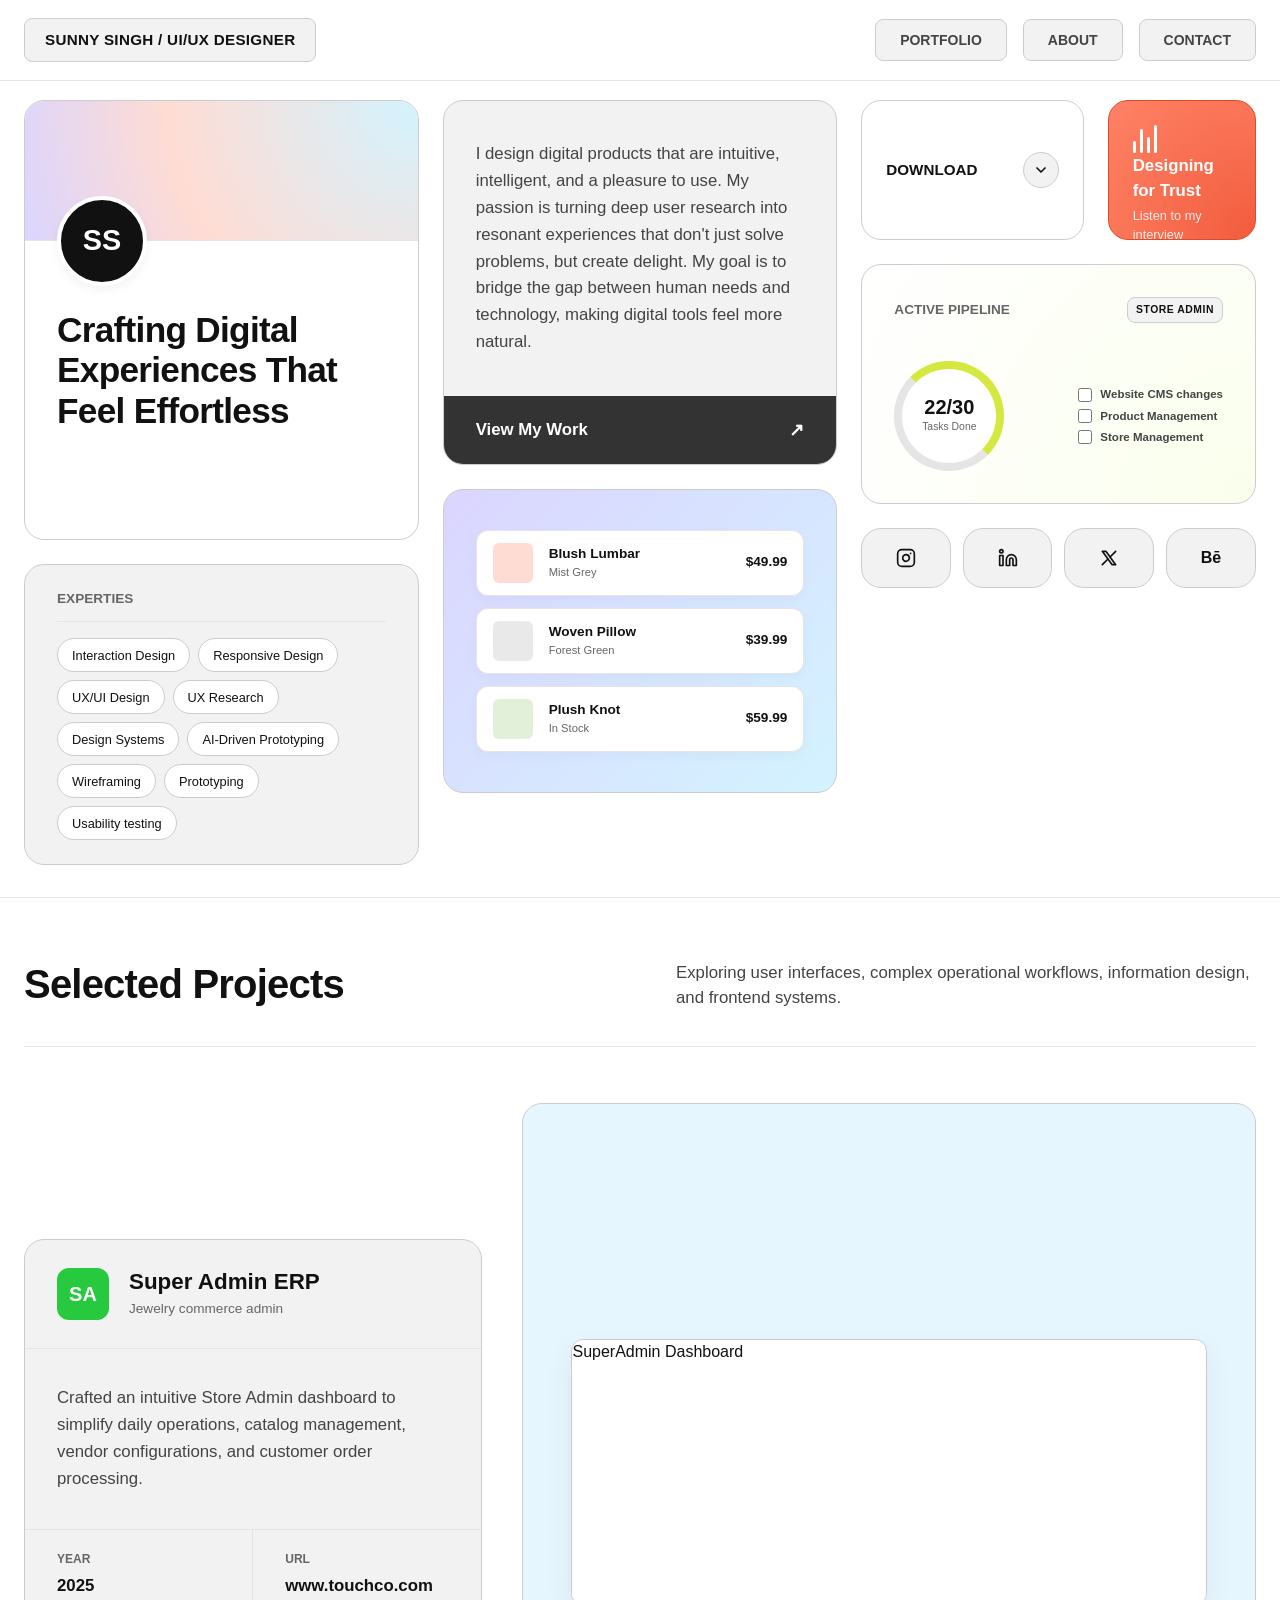
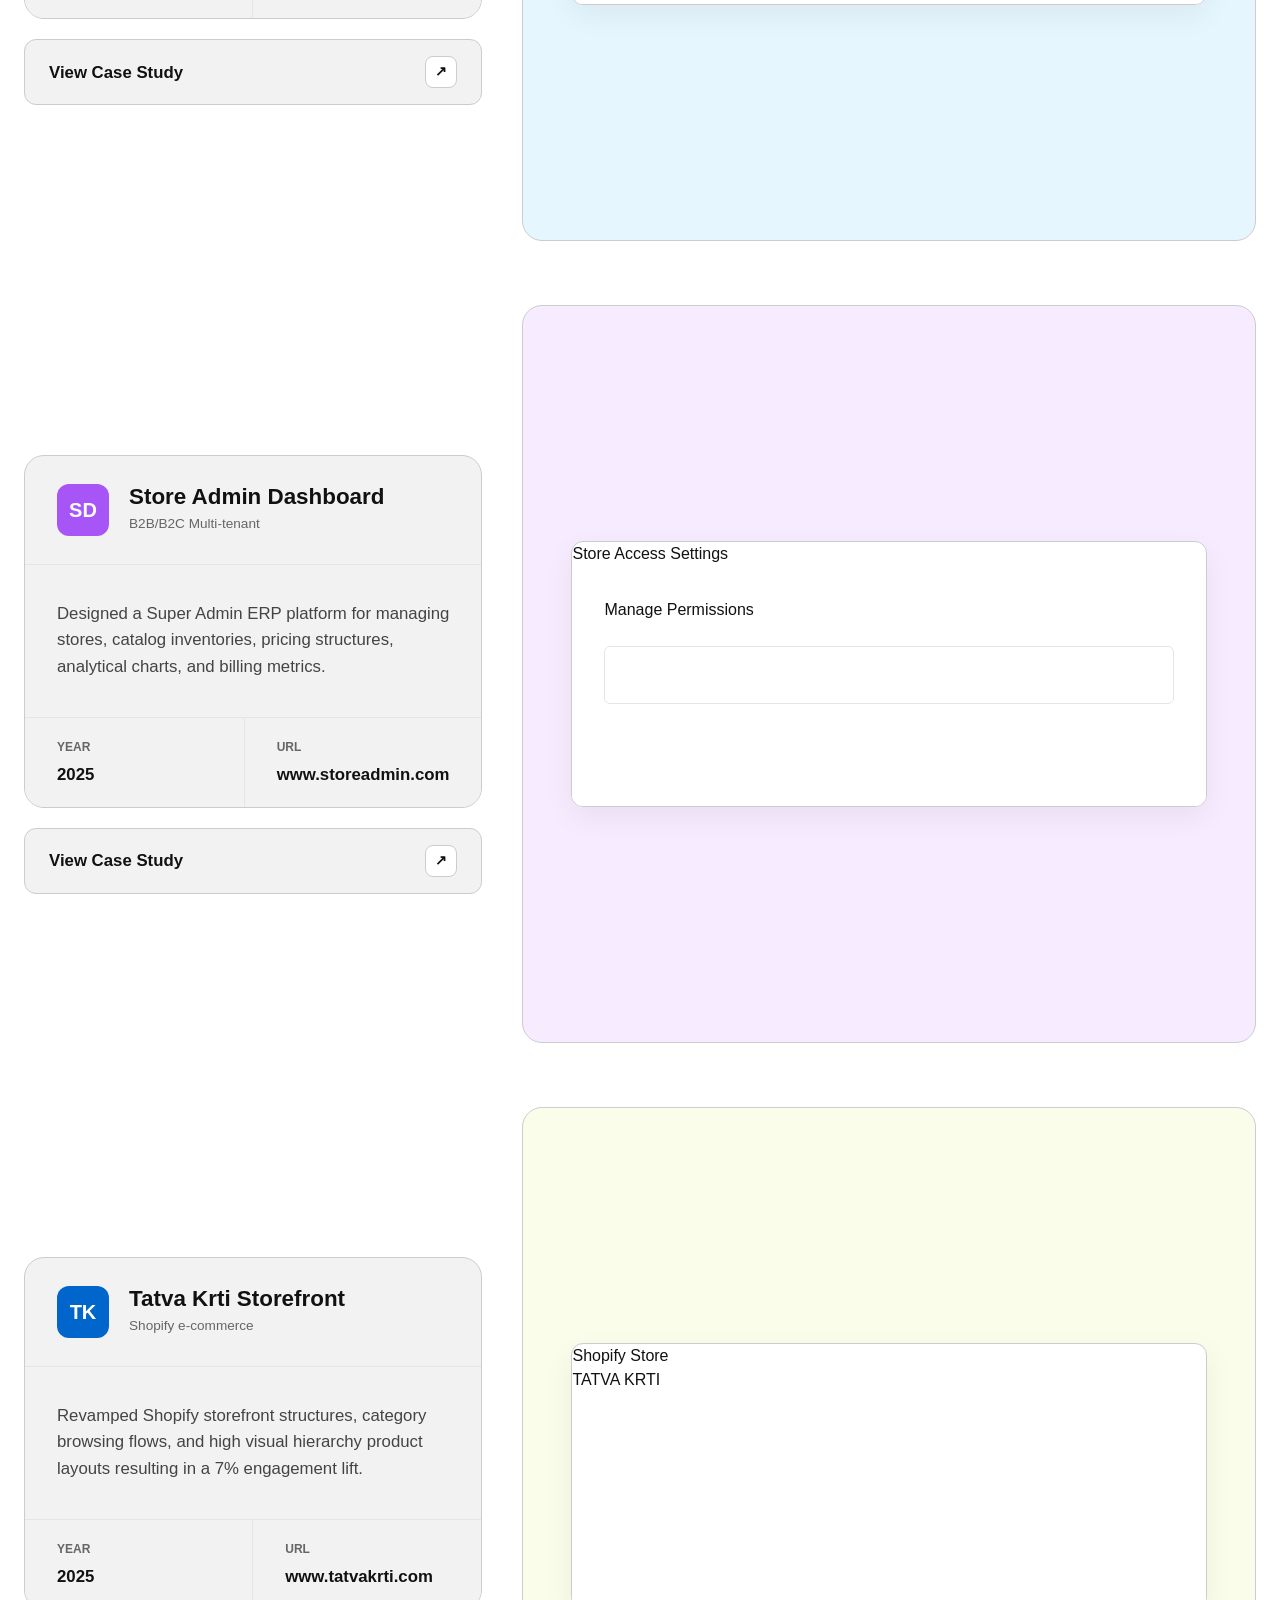
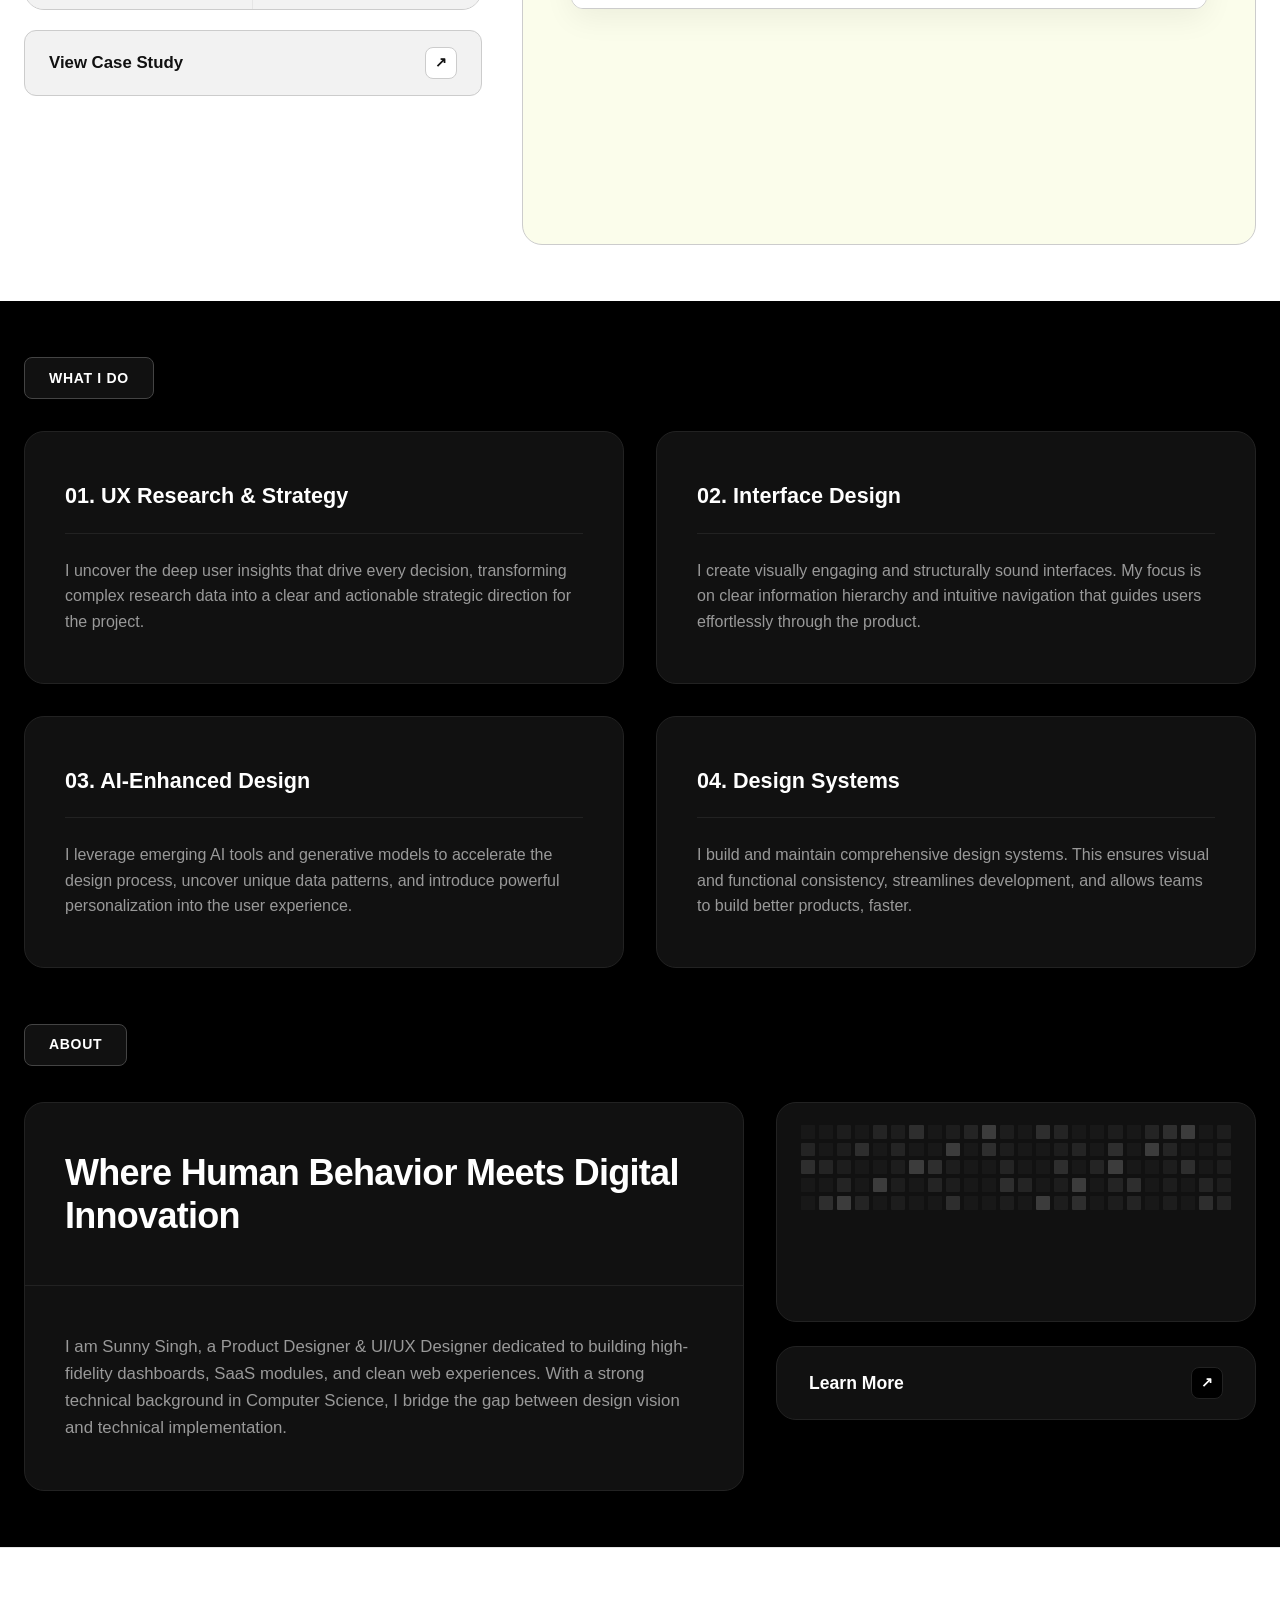
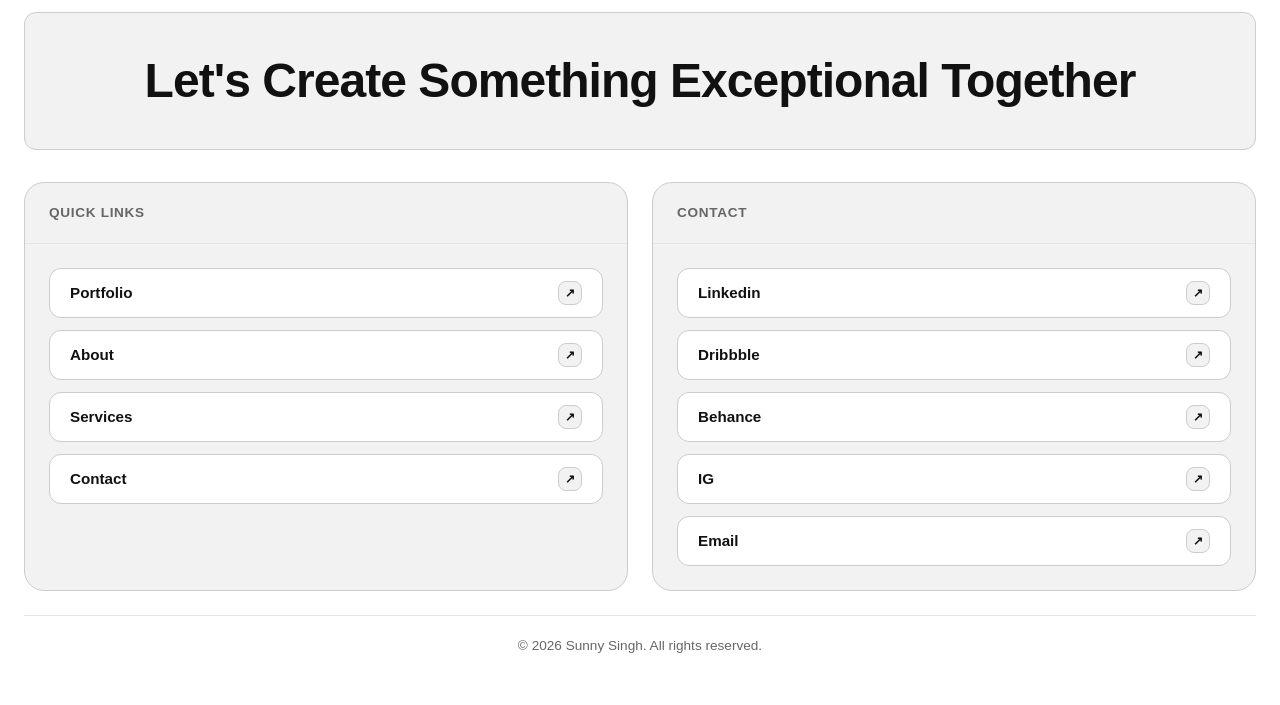
<file: index.html>
<!DOCTYPE html>
<html lang="en">
<head>
  <meta charset="UTF-8">
  <meta name="viewport" content="width=device-width, initial-scale=1.0">
  <title>Sunny Singh | UI/UX Designer Portfolio</title>
  <meta name="description" content="Portfolio of Sunny Singh, a Product Designer and UI/UX Designer specializing in SaaS, ERP, and e-commerce platforms.">
  <link rel="stylesheet" href="css/style.css">
</head>
<body>

  <!-- Navigation Header -->
  <header>
    <div class="container nav-container">
      <a href="index.html" class="logo-capsule">
        Sunny Singh / UI/UX Designer
      </a>
      <nav class="nav-menu">
        <a href="portfolio.html" class="nav-capsule">Portfolio</a>
        <a href="about.html" class="nav-capsule">About</a>
        <a href="contact.html" class="nav-capsule">Contact</a>
      </nav>
      <button class="hamburger" aria-label="Toggle navigation menu">
        <span></span>
        <span></span>
        <span></span>
      </button>
    </div>
  </header>

  <!-- Hero Dashboard Grid -->
  <section class="hero-section">
    <div class="container">
      <div class="hero-dashboard-grid">
        
        <!-- Column 1 (Left) -->
        <div class="hero-col">
          <!-- Tall Profile Card -->
          <div class="tall-profile-card">
            <div class="profile-gradient-bg"></div>
            <div class="profile-avatar">SS</div>
            <h1 class="profile-title">Crafting Digital Experiences That Feel Effortless</h1>
          </div>
          
          <!-- Experties Card -->
          <div class="experties-card">
            <div class="experties-header">Experties</div>
            <div class="experties-body">
              <span class="expert-capsule">Interaction Design</span>
              <span class="expert-capsule">Responsive Design</span>
              <span class="expert-capsule">UX/UI Design</span>
              <span class="expert-capsule">UX Research</span>
              <span class="expert-capsule">Design Systems</span>
              <span class="expert-capsule">AI-Driven Prototyping</span>
              <span class="expert-capsule">Wireframing</span>
              <span class="expert-capsule">Prototyping</span>
              <span class="expert-capsule">Usability testing</span>
            </div>
          </div>
        </div>

        <!-- Column 2 (Middle) -->
        <div class="hero-col">
          <!-- About Card -->
          <div class="about-card-new">
            <div class="about-card-text">
              I design digital products that are intuitive, intelligent, and a pleasure to use. My passion is turning deep user research into resonant experiences that don't just solve problems, but create delight. My goal is to bridge the gap between human needs and technology, making digital tools feel more natural.
            </div>
            <a href="#work" class="about-card-btn-link">
              <span>View My Work</span>
              <span class="arrow">↗</span>
            </a>
          </div>
          
          <!-- Catalog Mockup Card -->
          <div class="catalog-mockup-card">
            <div class="catalog-mockup-item">
              <div class="catalog-item-thumb pink"></div>
              <div class="catalog-item-info">
                <span class="catalog-item-name">Blush Lumbar</span>
                <span class="catalog-item-desc">Mist Grey</span>
              </div>
              <div class="catalog-item-price">$49.99</div>
            </div>
            <div class="catalog-mockup-item">
              <div class="catalog-item-thumb grey"></div>
              <div class="catalog-item-info">
                <span class="catalog-item-name">Woven Pillow</span>
                <span class="catalog-item-desc">Forest Green</span>
              </div>
              <div class="catalog-item-price">$39.99</div>
            </div>
            <div class="catalog-mockup-item">
              <div class="catalog-item-thumb green"></div>
              <div class="catalog-item-info">
                <span class="catalog-item-name">Plush Knot</span>
                <span class="catalog-item-desc">In Stock</span>
              </div>
              <div class="catalog-item-price">$59.99</div>
            </div>
          </div>
        </div>

        <!-- Column 3 (Right) -->
        <div class="hero-col">
          <!-- Top Split Row: Download on top, Song below -->
          <div class="hero-split-row">
            <!-- Download CV Card (top) -->
            <a href="about.html" class="download-cv-card-new">
              <span>Download</span>
              <div class="download-circle-icon">
                <svg width="16" height="16" viewBox="0 0 24 24" fill="none" stroke="currentColor" stroke-width="2.5" stroke-linecap="round" stroke-linejoin="round"><path d="M6 9l6 6 6-6"></path></svg>
              </div>
            </a>

            <!-- Soundwave Card (Synchronized Jukebox) - below -->
            <div class="soundwave-card-new" id="jukebox-card" style="cursor: pointer;">
              <div class="soundwave-animated-bars" id="jukebox-bars">
                <span class="bar"></span>
                <span class="bar"></span>
                <span class="bar"></span>
                <span class="bar"></span>
              </div>
              <div class="soundwave-text">
                <div class="soundwave-title" id="jukebox-title">Designing for Trust</div>
                <div class="soundwave-subtitle" id="jukebox-subtitle">Listen to my interview</div>
              </div>
            </div>
          </div>
          
          <!-- Active Pipeline Mockup Card -->
          <div class="active-pipeline-card-new">
            <div class="pipeline-header-new">
              <span>Active Pipeline</span>
              <span class="badge-capsule" style="padding: 0.25rem 0.5rem; font-size: 0.65rem; margin-bottom: 0;">Store Admin</span>
            </div>
            <div class="pipeline-graphics">
              <div class="pipeline-circle-progress">
                <div class="progress-val">22/30</div>
                <div class="progress-lbl">Tasks Done</div>
              </div>
              <div class="pipeline-task-list">
                <label class="pipeline-task-item">
                  <input type="checkbox" class="pipeline-task-check" />
                  <span>Website CMS changes</span>
                </label>
                <label class="pipeline-task-item">
                  <input type="checkbox" class="pipeline-task-check" />
                  <span>Product Management</span>
                </label>
                <label class="pipeline-task-item">
                  <input type="checkbox" class="pipeline-task-check" />
                  <span>Store Management</span>
                </label>
              </div>
            </div>
          </div>
          
          <!-- Social Icons Bar -->
          <div class="hero-social-bar">
            <a href="https://instagram.com" target="_blank" class="social-icon-btn" aria-label="Instagram">
              <svg width="20" height="20" viewBox="0 0 24 24" fill="none" stroke="currentColor" stroke-width="2" stroke-linecap="round" stroke-linejoin="round"><rect x="2" y="2" width="20" height="20" rx="5" ry="5"></rect><path d="M16 11.37A4 4 0 1 1 12.63 8 4 4 0 0 1 16 11.37z"></path><line x1="17.5" y1="6.5" x2="17.51" y2="6.5"></line></svg>
            </a>
            <a href="https://linkedin.com/in/sunny-singh-4817a9322" target="_blank" class="social-icon-btn" aria-label="LinkedIn">
              <svg width="20" height="20" viewBox="0 0 24 24" fill="none" stroke="currentColor" stroke-width="2" stroke-linecap="round" stroke-linejoin="round"><path d="M16 8a6 6 0 0 1 6 6v7h-4v-7a2 2 0 0 0-2-2 2 2 0 0 0-2 2v7h-4v-7a6 6 0 0 1 6-6z"></path><rect x="2" y="9" width="4" height="12"></rect><circle cx="4" cy="4" r="2"></circle></svg>
            </a>
            <a href="https://x.com" target="_blank" class="social-icon-btn" aria-label="Twitter">
              <svg width="20" height="20" viewBox="0 0 24 24" fill="none" stroke="currentColor" stroke-width="2" stroke-linecap="round" stroke-linejoin="round"><path d="M4 4l11.733 16h4.267l-11.733 -16z"></path><path d="M4 20l6.768 -6.768m2.46 -2.46l6.772 -6.772"></path></svg>
            </a>
            <a href="https://behance.net" target="_blank" class="social-icon-btn" aria-label="Behance">
              <span style="font-weight: 800; font-size: 1rem; font-family: var(--font-headings);">Bē</span>
            </a>
          </div>
        </div>

      </div>
    </div>
  </section>

  <!-- Selected Work Section -->
  <section class="work-section section-padding" id="work">
    <div class="container">
      <div class="projects-section-header">
        <h2 class="projects-section-title">Selected Projects</h2>
        <p class="projects-section-desc">Exploring user interfaces, complex operational workflows, information design, and frontend systems.</p>
      </div>
      
      <!-- Project 1 -->
      <div class="project-split">
        <div class="project-left-container">
          <div class="project-info-card">
            <div class="project-left-header">
              <div class="project-app-icon">SA</div>
              <div class="project-title-group">
                <h3>Super Admin ERP</h3>
                <p>Jewelry commerce admin</p>
              </div>
            </div>
            <div class="project-left-body">
              <p>Crafted an intuitive Store Admin dashboard to simplify daily operations, catalog management, vendor configurations, and customer order processing.</p>
            </div>
            <div class="project-left-metadata">
              <div class="meta-box">
                <span class="meta-lbl">Year</span>
                <span class="meta-val">2025</span>
              </div>
              <div class="meta-box">
                <span class="meta-lbl">URL</span>
                <span class="meta-val">www.touchco.com</span>
              </div>
            </div>
          </div>
          <a href="project-super-admin.html" class="project-cta-btn">
            <span>View Case Study</span>
            <span class="arrow-box">↗</span>
          </a>
        </div>
        <div class="project-right-mockup">
          <div class="project-browser-frame">
            <div class="mockup-header">
              <div class="mockup-dot red"></div>
              <div class="mockup-dot yellow"></div>
              <div class="mockup-dot green"></div>
              <div class="mockup-tab">SuperAdmin Dashboard</div>
            </div>
            <div class="mockup-body mockup-dashboard" style="height: 240px; background-color: var(--bg-primary);">
              <div class="mockup-sidebar">
                <div class="mockup-side-item active"></div>
                <div class="mockup-side-item short"></div>
                <div class="mockup-side-item"></div>
              </div>
              <div class="mockup-main">
                <div class="mockup-grid-cards">
                  <div class="mockup-card-small">
                    <div class="mockup-line-bold" style="width: 50%;"></div>
                  </div>
                  <div class="mockup-card-small">
                    <div class="mockup-line-bold" style="width: 40%; background-color: var(--accent-blue);"></div>
                  </div>
                  <div class="mockup-card-small">
                    <div class="mockup-line-bold" style="width: 60%;"></div>
                  </div>
                </div>
                <div class="mockup-chart" style="height: 90px;">
                  <div class="mockup-chart-bar" style="height: 45%;"></div>
                  <div class="mockup-chart-bar" style="height: 80%;"></div>
                  <div class="mockup-chart-bar" style="height: 30%;"></div>
                </div>
              </div>
            </div>
          </div>
        </div>
      </div>

      <!-- Project 2 -->
      <div class="project-split">
        <div class="project-left-container">
          <div class="project-info-card">
            <div class="project-left-header">
              <div class="project-app-icon purple">SD</div>
              <div class="project-title-group">
                <h3>Store Admin Dashboard</h3>
                <p>B2B/B2C Multi-tenant</p>
              </div>
            </div>
            <div class="project-left-body">
              <p>Designed a Super Admin ERP platform for managing stores, catalog inventories, pricing structures, analytical charts, and billing metrics.</p>
            </div>
            <div class="project-left-metadata">
              <div class="meta-box">
                <span class="meta-lbl">Year</span>
                <span class="meta-val">2025</span>
              </div>
              <div class="meta-box">
                <span class="meta-lbl">URL</span>
                <span class="meta-val">www.storeadmin.com</span>
              </div>
            </div>
          </div>
          <a href="project-store-admin.html" class="project-cta-btn">
            <span>View Case Study</span>
            <span class="arrow-box">↗</span>
          </a>
        </div>
        <div class="project-right-mockup">
          <div class="project-browser-frame">
            <div class="mockup-header">
              <div class="mockup-dot red"></div>
              <div class="mockup-dot yellow"></div>
              <div class="mockup-dot green"></div>
              <div class="mockup-tab">Store Access Settings</div>
            </div>
            <div class="mockup-body" style="height: 240px; padding: 2rem; background-color: var(--bg-primary); display: flex; flex-direction: column; gap: 1.5rem;">
              <div style="display: flex; justify-content: space-between; align-items: center;">
                <div class="mockup-line-bold" style="width: 35%;">Manage Permissions</div>
                <div style="width: 50px; height: 16px; background-color: var(--accent-blue-light); border-radius: 4px;"></div>
              </div>
              <div style="border: 1px solid var(--border-color); border-radius: 6px; padding: 1rem; display: flex; flex-direction: column; gap: 0.75rem;">
                <div class="mockup-line" style="width: 100%;"></div>
                <div class="mockup-line" style="width: 90%;"></div>
                <div class="mockup-line" style="width: 60%;"></div>
              </div>
            </div>
          </div>
        </div>
      </div>

      <!-- Project 3 -->
      <div class="project-split">
        <div class="project-left-container">
          <div class="project-info-card">
            <div class="project-left-header">
              <div class="project-app-icon blue">TK</div>
              <div class="project-title-group">
                <h3>Tatva Krti Storefront</h3>
                <p>Shopify e-commerce</p>
              </div>
            </div>
            <div class="project-left-body">
              <p>Revamped Shopify storefront structures, category browsing flows, and high visual hierarchy product layouts resulting in a 7% engagement lift.</p>
            </div>
            <div class="project-left-metadata">
              <div class="meta-box">
                <span class="meta-lbl">Year</span>
                <span class="meta-val">2025</span>
              </div>
              <div class="meta-box">
                <span class="meta-lbl">URL</span>
                <span class="meta-val">www.tatvakrti.com</span>
              </div>
            </div>
          </div>
          <a href="project-tatva-krti.html" class="project-cta-btn">
            <span>View Case Study</span>
            <span class="arrow-box">↗</span>
          </a>
        </div>
        <div class="project-right-mockup">
          <div class="project-browser-frame">
            <div class="mockup-header">
              <div class="mockup-dot red"></div>
              <div class="mockup-dot yellow"></div>
              <div class="mockup-dot green"></div>
              <div class="mockup-tab">Shopify Store</div>
            </div>
            <div class="mockup-body mockup-shopify" style="height: 240px; background-color: var(--bg-primary);">
              <div class="mockup-nav-strip">
                <div class="mockup-nav-logo">TATVA KRTI</div>
                <div class="mockup-nav-items">
                  <div class="mockup-nav-item"></div>
                </div>
              </div>
              <div class="mockup-hero-banner" style="height: 60px;">
                <div class="mockup-line-bold" style="width: 40%; background-color: var(--accent-blue);"></div>
              </div>
              <div class="mockup-products-grid" style="grid-template-columns: repeat(3, 1fr); margin-top: 0.5rem;">
                <div class="mockup-product-card"><div class="mockup-product-img"></div></div>
                <div class="mockup-product-card"><div class="mockup-product-img"></div></div>
                <div class="mockup-product-card"><div class="mockup-product-img"></div></div>
              </div>
            </div>
          </div>
        </div>
      </div>

    </div>
  </section>

  <!-- Services Capabilities & About Section (Dark Contrasting Section) -->
  <section class="dark-section section-padding">
    <div class="container">
      <div class="badge-capsule-dark">What I Do</div>
      
      <div class="services-dark-grid" style="margin-bottom: 3.5rem;">
        <!-- Card 1 -->
        <div class="service-dark-card">
          <div class="service-dark-title">01. UX Research & Strategy</div>
          <p class="service-dark-desc">
            I uncover the deep user insights that drive every decision, transforming complex research data into a clear and actionable strategic direction for the project.
          </p>
        </div>
        
        <!-- Card 2 -->
        <div class="service-dark-card">
          <div class="service-dark-title">02. Interface Design</div>
          <p class="service-dark-desc">
            I create visually engaging and structurally sound interfaces. My focus is on clear information hierarchy and intuitive navigation that guides users effortlessly through the product.
          </p>
        </div>
        
        <!-- Card 3 -->
        <div class="service-dark-card">
          <div class="service-dark-title">03. AI-Enhanced Design</div>
          <p class="service-dark-desc">
            I leverage emerging AI tools and generative models to accelerate the design process, uncover unique data patterns, and introduce powerful personalization into the user experience.
          </p>
        </div>
        
        <!-- Card 4 -->
        <div class="service-dark-card">
          <div class="service-dark-title">04. Design Systems</div>
          <p class="service-dark-desc">
            I build and maintain comprehensive design systems. This ensures visual and functional consistency, streamlines development, and allows teams to build better products, faster.
          </p>
        </div>
      </div>

      <!-- About section inside dark layout -->
      <div class="badge-capsule-dark" id="about">About</div>
      
      <div class="about-dark-grid">
        <!-- Left Tall Card -->
        <div class="about-dark-left-card">
          <div class="about-dark-header">
            <h2>Where Human Behavior Meets Digital Innovation</h2>
          </div>
          <div class="about-dark-body">
            <p>
              I am Sunny Singh, a Product Designer & UI/UX Designer dedicated to building high-fidelity dashboards, SaaS modules, and clean web experiences. With a strong technical background in Computer Science, I bridge the gap between design vision and technical implementation.
            </p>
          </div>
        </div>
        
        <!-- Right Column (Mesh Card + Button Card) -->
        <div class="about-dark-right">
          <div class="about-dark-mesh-card">
            <!-- Mosaic grid pattern -->
            <div class="about-dark-mesh-grid">
              <div class="about-dark-mesh-dot"></div><div class="about-dark-mesh-dot"></div><div class="about-dark-mesh-dot"></div><div class="about-dark-mesh-dot"></div><div class="about-dark-mesh-dot"></div><div class="about-dark-mesh-dot"></div><div class="about-dark-mesh-dot"></div><div class="about-dark-mesh-dot"></div><div class="about-dark-mesh-dot"></div><div class="about-dark-mesh-dot"></div><div class="about-dark-mesh-dot"></div><div class="about-dark-mesh-dot"></div><div class="about-dark-mesh-dot"></div><div class="about-dark-mesh-dot"></div><div class="about-dark-mesh-dot"></div><div class="about-dark-mesh-dot"></div><div class="about-dark-mesh-dot"></div><div class="about-dark-mesh-dot"></div><div class="about-dark-mesh-dot"></div><div class="about-dark-mesh-dot"></div><div class="about-dark-mesh-dot"></div><div class="about-dark-mesh-dot"></div><div class="about-dark-mesh-dot"></div><div class="about-dark-mesh-dot"></div>
              <div class="about-dark-mesh-dot"></div><div class="about-dark-mesh-dot"></div><div class="about-dark-mesh-dot"></div><div class="about-dark-mesh-dot"></div><div class="about-dark-mesh-dot"></div><div class="about-dark-mesh-dot"></div><div class="about-dark-mesh-dot"></div><div class="about-dark-mesh-dot"></div><div class="about-dark-mesh-dot"></div><div class="about-dark-mesh-dot"></div><div class="about-dark-mesh-dot"></div><div class="about-dark-mesh-dot"></div><div class="about-dark-mesh-dot"></div><div class="about-dark-mesh-dot"></div><div class="about-dark-mesh-dot"></div><div class="about-dark-mesh-dot"></div><div class="about-dark-mesh-dot"></div><div class="about-dark-mesh-dot"></div><div class="about-dark-mesh-dot"></div><div class="about-dark-mesh-dot"></div><div class="about-dark-mesh-dot"></div><div class="about-dark-mesh-dot"></div><div class="about-dark-mesh-dot"></div><div class="about-dark-mesh-dot"></div>
              <div class="about-dark-mesh-dot"></div><div class="about-dark-mesh-dot"></div><div class="about-dark-mesh-dot"></div><div class="about-dark-mesh-dot"></div><div class="about-dark-mesh-dot"></div><div class="about-dark-mesh-dot"></div><div class="about-dark-mesh-dot"></div><div class="about-dark-mesh-dot"></div><div class="about-dark-mesh-dot"></div><div class="about-dark-mesh-dot"></div><div class="about-dark-mesh-dot"></div><div class="about-dark-mesh-dot"></div><div class="about-dark-mesh-dot"></div><div class="about-dark-mesh-dot"></div><div class="about-dark-mesh-dot"></div><div class="about-dark-mesh-dot"></div><div class="about-dark-mesh-dot"></div><div class="about-dark-mesh-dot"></div><div class="about-dark-mesh-dot"></div><div class="about-dark-mesh-dot"></div><div class="about-dark-mesh-dot"></div><div class="about-dark-mesh-dot"></div><div class="about-dark-mesh-dot"></div><div class="about-dark-mesh-dot"></div>
              <div class="about-dark-mesh-dot"></div><div class="about-dark-mesh-dot"></div><div class="about-dark-mesh-dot"></div><div class="about-dark-mesh-dot"></div><div class="about-dark-mesh-dot"></div><div class="about-dark-mesh-dot"></div><div class="about-dark-mesh-dot"></div><div class="about-dark-mesh-dot"></div><div class="about-dark-mesh-dot"></div><div class="about-dark-mesh-dot"></div><div class="about-dark-mesh-dot"></div><div class="about-dark-mesh-dot"></div><div class="about-dark-mesh-dot"></div><div class="about-dark-mesh-dot"></div><div class="about-dark-mesh-dot"></div><div class="about-dark-mesh-dot"></div><div class="about-dark-mesh-dot"></div><div class="about-dark-mesh-dot"></div><div class="about-dark-mesh-dot"></div><div class="about-dark-mesh-dot"></div><div class="about-dark-mesh-dot"></div><div class="about-dark-mesh-dot"></div><div class="about-dark-mesh-dot"></div><div class="about-dark-mesh-dot"></div>
              <div class="about-dark-mesh-dot"></div><div class="about-dark-mesh-dot"></div><div class="about-dark-mesh-dot"></div><div class="about-dark-mesh-dot"></div><div class="about-dark-mesh-dot"></div><div class="about-dark-mesh-dot"></div><div class="about-dark-mesh-dot"></div><div class="about-dark-mesh-dot"></div><div class="about-dark-mesh-dot"></div><div class="about-dark-mesh-dot"></div><div class="about-dark-mesh-dot"></div><div class="about-dark-mesh-dot"></div><div class="about-dark-mesh-dot"></div><div class="about-dark-mesh-dot"></div><div class="about-dark-mesh-dot"></div><div class="about-dark-mesh-dot"></div><div class="about-dark-mesh-dot"></div><div class="about-dark-mesh-dot"></div><div class="about-dark-mesh-dot"></div><div class="about-dark-mesh-dot"></div><div class="about-dark-mesh-dot"></div><div class="about-dark-mesh-dot"></div><div class="about-dark-mesh-dot"></div><div class="about-dark-mesh-dot"></div>
            </div>
          </div>
          
          <a href="about.html" class="about-dark-btn">
            <span>Learn More</span>
            <span class="arrow-box">↗</span>
          </a>
        </div>
      </div>
    </div>
  </section>

  <!-- Footer -->
  <footer>
    <div class="container">
      
      <!-- Big Header Capsule -->
      <div class="footer-hero-bar">
        <h2>Let's Create Something Exceptional Together</h2>
      </div>

      <div class="footer-columns-grid">
        
        <!-- Quick Links Widget -->
        <div class="footer-widget">
          <div class="footer-widget-header">Quick Links</div>
          <div class="footer-widget-body">
            <a href="portfolio.html" class="footer-button">
              <span>Portfolio</span>
              <span class="arrow-box">↗</span>
            </a>
            <a href="about.html" class="footer-button">
              <span>About</span>
              <span class="arrow-box">↗</span>
            </a>
            <a href="#work" class="footer-button">
              <span>Services</span>
              <span class="arrow-box">↗</span>
            </a>
            <a href="contact.html" class="footer-button">
              <span>Contact</span>
              <span class="arrow-box">↗</span>
            </a>
          </div>
        </div>

        <!-- Contact links Widget -->
        <div class="footer-widget">
          <div class="footer-widget-header">Contact</div>
          <div class="footer-widget-body">
            <a href="https://linkedin.com/in/sunny-singh-4817a9322" target="_blank" class="footer-button">
              <span>Linkedin</span>
              <span class="arrow-box">↗</span>
            </a>
            <a href="https://dribbble.com" target="_blank" class="footer-button">
              <span>Dribbble</span>
              <span class="arrow-box">↗</span>
            </a>
            <a href="https://behance.net" target="_blank" class="footer-button">
              <span>Behance</span>
              <span class="arrow-box">↗</span>
            </a>
            <a href="https://instagram.com" target="_blank" class="footer-button">
              <span>IG</span>
              <span class="arrow-box">↗</span>
            </a>
            <a href="mailto:sunnysinghsurat200@gmail.com" class="footer-button">
              <span>Email</span>
              <span class="arrow-box">↗</span>
            </a>
          </div>
        </div>



      </div>

      <div class="footer-bottom-bar">
        <span>&copy; 2026 Sunny Singh. All rights reserved.</span>
      </div>

    </div>
  </footer>

  <!-- Jukebox Modal Overlay -->
  <div id="jukebox-modal" class="jukebox-modal-overlay">
    <div class="jukebox-modal-container">
      <div class="jukebox-modal-header">
        <h3>Synchronized Jukebox</h3>
        <button id="jukebox-modal-close" class="jukebox-close-btn" aria-label="Close Jukebox">&times;</button>
      </div>
      <div class="jukebox-modal-body">
        <p class="jukebox-note">Choose a track to play sync-wide. When you select or paste a track, it updates in real-time for all active site visitors!</p>
        
        <!-- Real Live Spotify Player Embed (Single, fully-functional player widget) -->
        <div class="spotify-embed-container" style="border-radius: 12px; overflow: hidden; border: 1px solid var(--border-color); margin-bottom: 1.5rem; background-color: var(--bg-secondary); height: 352px; box-shadow: 0 8px 30px rgba(0,0,0,0.08);">
          <iframe id="jukebox-spotify-iframe" src="https://open.spotify.com/embed/track/4PTG3Z6ehGkBFmzsOhdRCK?utm_source=generator&theme=0" width="100%" height="352" frameBorder="0" allowfullscreen="" allow="autoplay; clipboard-write; encrypted-media; fullscreen; picture-in-picture" loading="lazy"></iframe>
        </div>

        <!-- Custom Input Field -->
        <div class="jukebox-input-group">
          <input type="text" id="jukebox-song-input" placeholder="Paste Spotify Link (Track, Playlist, Album)..." />
          <button id="jukebox-sync-btn" class="jukebox-action-btn">Add Song ↗</button>
        </div>

        <!-- Jukebox Playlist Header/Counter -->
        <div class="playlist-queue-header">
          <span>Create Playlist For Me</span>
          <span id="playlist-counter" class="playlist-counter-badge">0 / 10 Songs</span>
        </div>

        <!-- Scrollable List of Songs -->
        <div class="playlist-queue-scroll">
          <div id="jukebox-playlist-list" class="playlist-queue-list">
            <!-- Dynamic elements loaded by JS -->
            <div class="playlist-empty-state">No songs added yet. Paste a link above to start!</div>
          </div>
        </div>
      </div>
    </div>
  </div>

  <script src="js/main.js"></script>
  <script src="js/jukebox.js"></script>
</body>
</html>
</file>
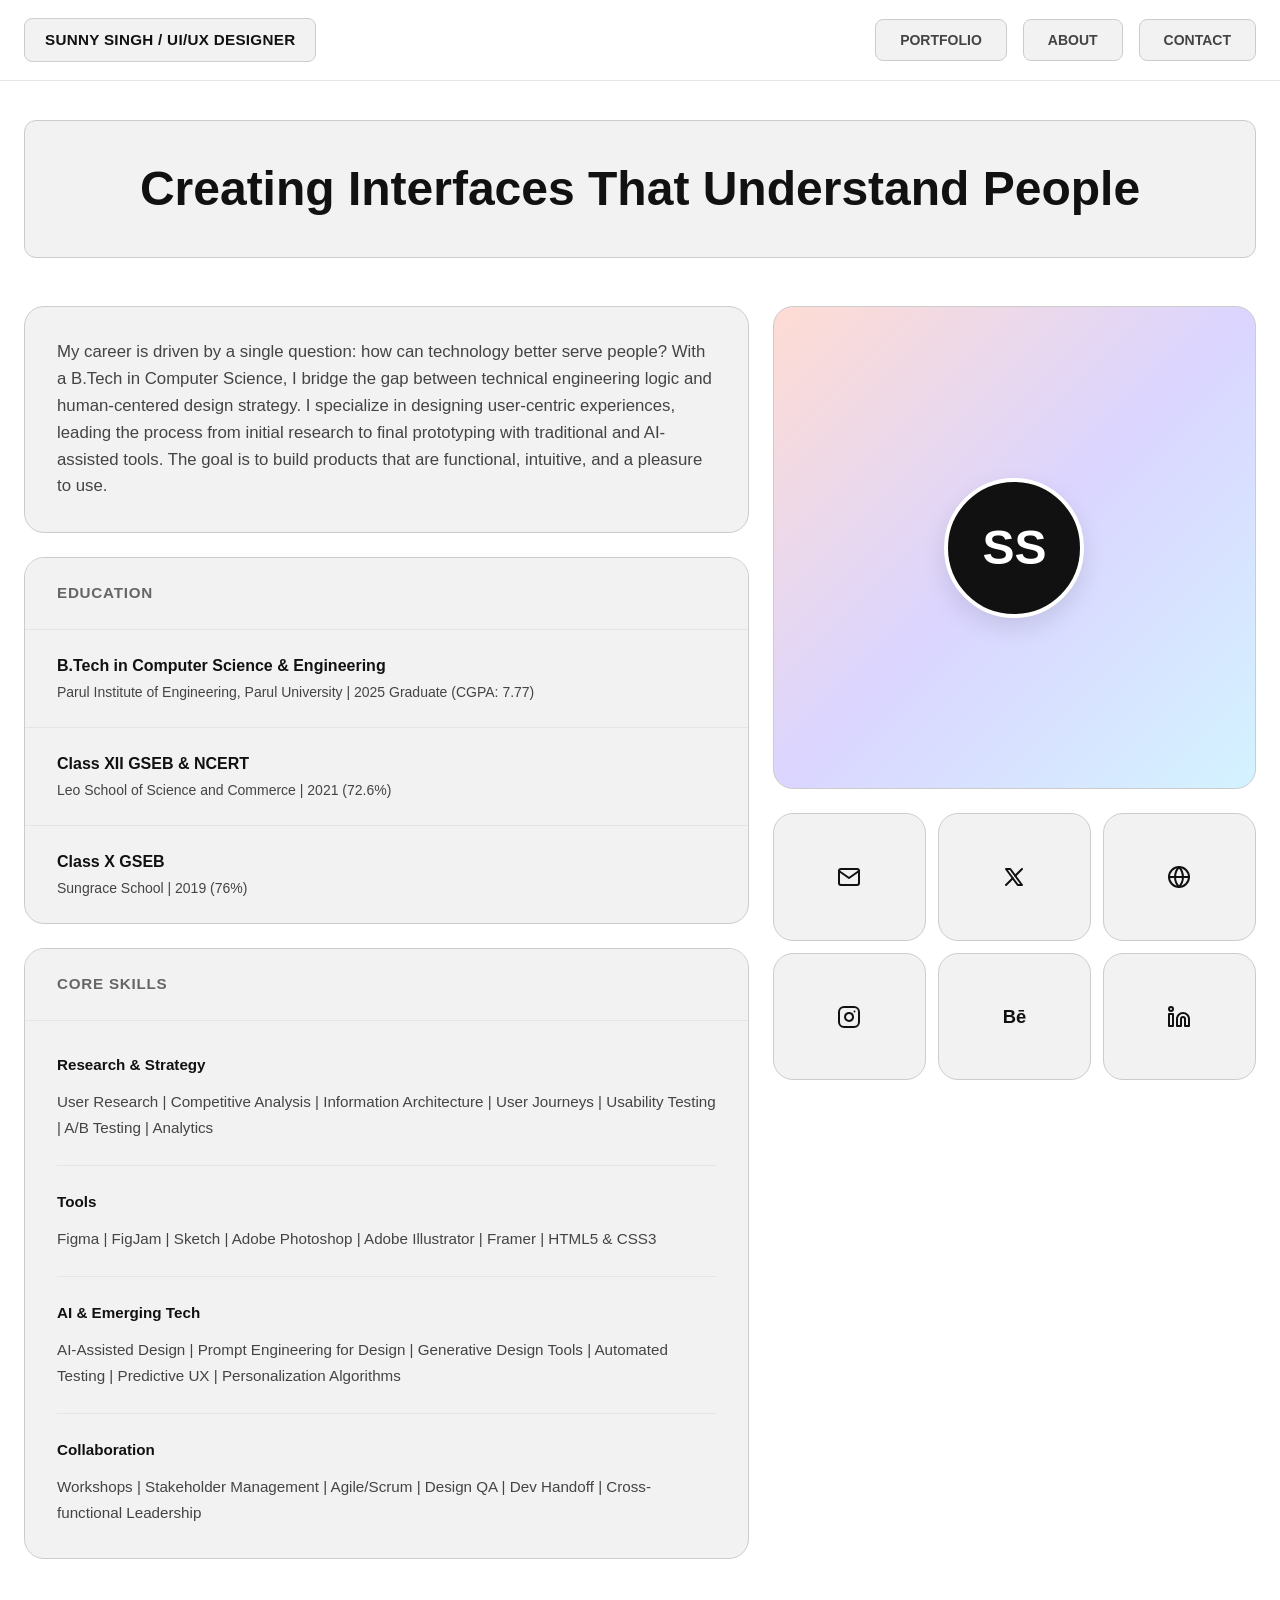
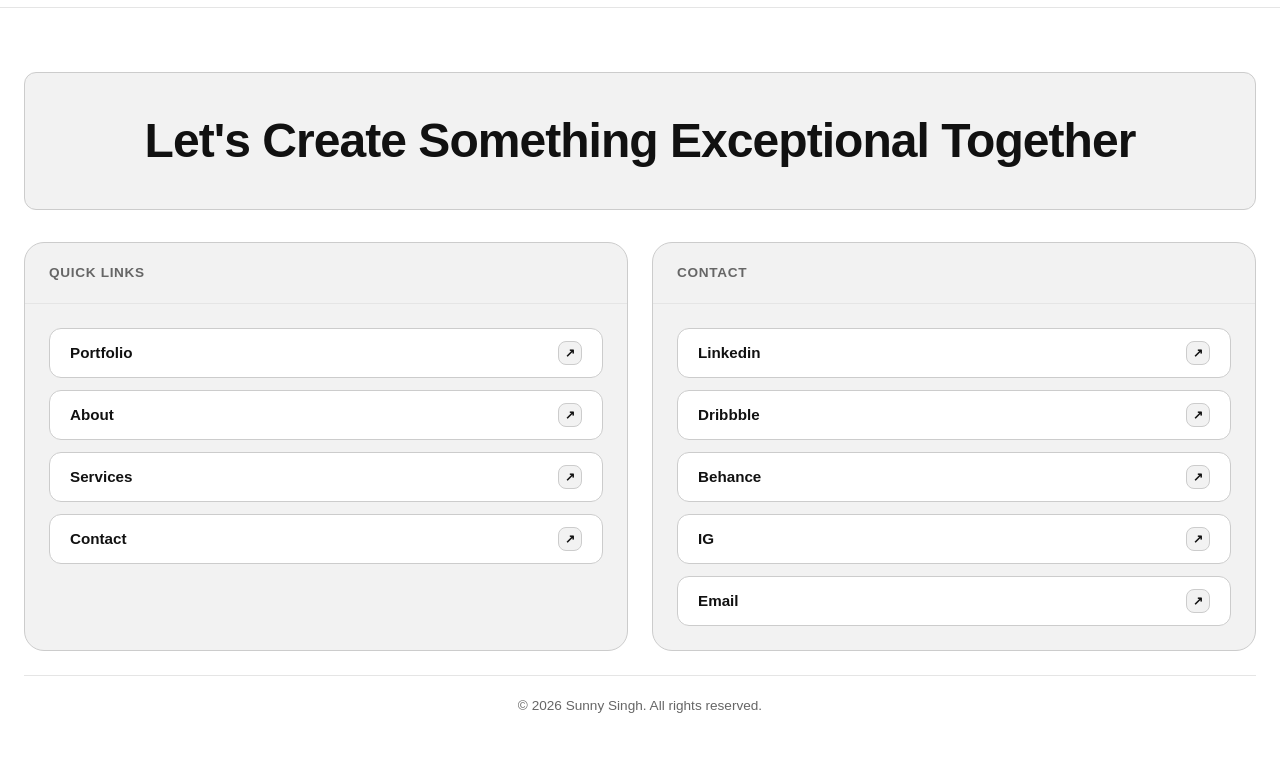
<file: about.html>
<!DOCTYPE html>
<html lang="en">
<head>
  <meta charset="UTF-8">
  <meta name="viewport" content="width=device-width, initial-scale=1.0">
  <title>About | Sunny Singh Portfolio</title>
  <meta name="description" content="Biography, experience, education history, and core skills of Product Designer Sunny Singh.">
  <link rel="stylesheet" href="css/style.css">
</head>
<body>

  <!-- Navigation Header -->
  <header>
    <div class="container nav-container">
      <a href="index.html" class="logo-capsule">
        Sunny Singh / UI/UX Designer
      </a>
      <nav class="nav-menu">
        <a href="portfolio.html" class="nav-capsule">Portfolio</a>
        <a href="about.html" class="nav-capsule">About</a>
        <a href="contact.html" class="nav-capsule">Contact</a>
      </nav>
      <button class="hamburger" aria-label="Toggle navigation menu">
        <span></span>
        <span></span>
        <span></span>
      </button>
    </div>
  </header>

  <!-- About Hero -->
  <section class="about-hero">
    <div class="container">
      <!-- Title banner running full width like screenshots -->
      <div class="footer-hero-bar" style="margin-bottom: 3rem;">
        <h1 style="font-family: var(--font-headings); font-size: 3rem; font-weight: 800; color: var(--text-primary);">Creating Interfaces That Understand People</h1>
      </div>

      <!-- 3 Column Grid -->
      <div class="about-page-grid">
        

        <!-- Column 1: Bio + Education + Core Skills -->
        <div class="about-page-column">
          <!-- Bio card -->
          <div class="about-page-card">
            <div class="about-page-card-body">
              My career is driven by a single question: how can technology better serve people? With a B.Tech in Computer Science, I bridge the gap between technical engineering logic and human-centered design strategy. I specialize in designing user-centric experiences, leading the process from initial research to final prototyping with traditional and AI-assisted tools. The goal is to build products that are functional, intuitive, and a pleasure to use.
            </div>
          </div>

          <!-- Education card -->
          <div class="about-page-card">
            <div class="about-page-card-header">Education</div>
            <div class="education-list">
              <div class="education-item">
                <h4 class="education-title">B.Tech in Computer Science & Engineering</h4>
                <p class="education-desc">Parul Institute of Engineering, Parul University | 2025 Graduate (CGPA: 7.77)</p>
              </div>
              <div class="education-item">
                <h4 class="education-title">Class XII GSEB & NCERT</h4>
                <p class="education-desc">Leo School of Science and Commerce | 2021 (72.6%)</p>
              </div>
              <div class="education-item">
                <h4 class="education-title">Class X GSEB</h4>
                <p class="education-desc">Sungrace School | 2019 (76%)</p>
              </div>
            </div>
          </div>
          
          <!-- Core Skills card -->
          <div class="about-page-card">
            <div class="about-page-card-header">Core Skills</div>
            <div class="about-page-card-body skills">
              <!-- Group 1 -->
              <div class="skills-group">
                <h4 class="skills-group-title">Research & Strategy</h4>
                <p class="skills-group-text">User Research | Competitive Analysis | Information Architecture | User Journeys | Usability Testing | A/B Testing | Analytics</p>
              </div>
              <!-- Group 2 -->
              <div class="skills-group">
                <h4 class="skills-group-title">Tools</h4>
                <p class="skills-group-text">Figma | FigJam | Sketch | Adobe Photoshop | Adobe Illustrator | Framer | HTML5 & CSS3</p>
              </div>
              <!-- Group 3 -->
              <div class="skills-group">
                <h4 class="skills-group-title">AI & Emerging Tech</h4>
                <p class="skills-group-text">AI-Assisted Design | Prompt Engineering for Design | Generative Design Tools | Automated Testing | Predictive UX | Personalization Algorithms</p>
              </div>
              <!-- Group 4 -->
              <div class="skills-group">
                <h4 class="skills-group-title">Collaboration</h4>
                <p class="skills-group-text">Workshops | Stakeholder Management | Agile/Scrum | Design QA | Dev Handoff | Cross-functional Leadership</p>
              </div>
            </div>
          </div>
        </div>

        <!-- Column 3 (Right) -->
        <div class="about-page-column">
          <!-- Profile Avatar Card -->
          <div class="about-page-avatar-card">
            <div class="about-page-avatar-inner">SS</div>
          </div>
          
          <!-- Social Icons Grid -->
          <div class="social-icons-grid">
            <a href="mailto:sunnysinghsurat200@gmail.com" class="social-icon-btn" aria-label="Email">
              <!-- Inline SVG for Mail icon -->
              <svg width="24" height="24" viewBox="0 0 24 24" fill="none" stroke="currentColor" stroke-width="2" stroke-linecap="round" stroke-linejoin="round"><path d="M4 4h16c1.1 0 2 .9 2 2v12c0 1.1-.9 2-2 2H4c-1.1 0-2-.9-2-2V6c0-1.1.9-2 2-2z"></path><polyline points="22,6 12,13 2,6"></polyline></svg>
            </a>
            
            <a href="https://x.com" target="_blank" class="social-icon-btn" aria-label="X">
              <!-- Inline SVG for X -->
              <svg width="24" height="24" viewBox="0 0 24 24" fill="none" stroke="currentColor" stroke-width="2" stroke-linecap="round" stroke-linejoin="round"><path d="M4 4l11.733 16h4.267l-11.733 -16z"></path><path d="M4 20l6.768 -6.768m2.46 -2.46l6.772 -6.772"></path></svg>
            </a>
            
            <a href="https://bento.me/sunnysi" target="_blank" class="social-icon-btn" aria-label="Website">
              <!-- Inline SVG for Bento / Globe -->
              <svg width="24" height="24" viewBox="0 0 24 24" fill="none" stroke="currentColor" stroke-width="2" stroke-linecap="round" stroke-linejoin="round"><circle cx="12" cy="12" r="10"></circle><line x1="2" y1="12" x2="22" y2="12"></line><path d="M12 2a15.3 15.3 0 0 1 4 10 15.3 15.3 0 0 1 -4 10 15.3 15.3 0 0 1 -4 -10 15.3 15.3 0 0 1 4 -10z"></path></svg>
            </a>
            
            <a href="https://instagram.com" target="_blank" class="social-icon-btn" aria-label="Instagram">
              <!-- Inline SVG for Instagram -->
              <svg width="24" height="24" viewBox="0 0 24 24" fill="none" stroke="currentColor" stroke-width="2" stroke-linecap="round" stroke-linejoin="round"><rect x="2" y="2" width="20" height="20" rx="5" ry="5"></rect><path d="M16 11.37A4 4 0 1 1 12.63 8 4 4 0 0 1 16 11.37z"></path><line x1="17.5" y1="6.5" x2="17.51" y2="6.5"></line></svg>
            </a>
            
            <a href="https://behance.net" target="_blank" class="social-icon-btn" aria-label="Behance">
              <!-- Text SVG for Behance -->
              <span style="font-weight: 800; font-size: 1.15rem; font-family: var(--font-headings);">Bē</span>
            </a>
            
            <a href="https://linkedin.com/in/sunny-singh-4817a9322" target="_blank" class="social-icon-btn" aria-label="LinkedIn">
              <!-- Inline SVG for LinkedIn -->
              <svg width="24" height="24" viewBox="0 0 24 24" fill="none" stroke="currentColor" stroke-width="2" stroke-linecap="round" stroke-linejoin="round"><path d="M16 8a6 6 0 0 1 6 6v7h-4v-7a2 2 0 0 0-2-2 2 2 0 0 0-2 2v7h-4v-7a6 6 0 0 1 6-6z"></path><rect x="2" y="9" width="4" height="12"></rect><circle cx="4" cy="4" r="2"></circle></svg>
            </a>
          </div>
        </div>

      </div>
    </div>
  </section>

  <!-- Footer -->
  <footer>
    <div class="container">
      
      <!-- Big Header Capsule -->
      <div class="footer-hero-bar">
        <h2>Let's Create Something Exceptional Together</h2>
      </div>

      <div class="footer-columns-grid">
        
        <!-- Quick Links Widget -->
        <div class="footer-widget">
          <div class="footer-widget-header">Quick Links</div>
          <div class="footer-widget-body">
            <a href="portfolio.html" class="footer-button">
              <span>Portfolio</span>
              <span class="arrow-box">↗</span>
            </a>
            <a href="about.html" class="footer-button">
              <span>About</span>
              <span class="arrow-box">↗</span>
            </a>
            <a href="index.html#work" class="footer-button">
              <span>Services</span>
              <span class="arrow-box">↗</span>
            </a>
            <a href="contact.html" class="footer-button">
              <span>Contact</span>
              <span class="arrow-box">↗</span>
            </a>
          </div>
        </div>

        <!-- Contact links Widget -->
        <div class="footer-widget">
          <div class="footer-widget-header">Contact</div>
          <div class="footer-widget-body">
            <a href="https://linkedin.com/in/sunny-singh-4817a9322" target="_blank" class="footer-button">
              <span>Linkedin</span>
              <span class="arrow-box">↗</span>
            </a>
            <a href="https://dribbble.com" target="_blank" class="footer-button">
              <span>Dribbble</span>
              <span class="arrow-box">↗</span>
            </a>
            <a href="https://behance.net" target="_blank" class="footer-button">
              <span>Behance</span>
              <span class="arrow-box">↗</span>
            </a>
            <a href="https://instagram.com" target="_blank" class="footer-button">
              <span>IG</span>
              <span class="arrow-box">↗</span>
            </a>
            <a href="mailto:sunnysinghsurat200@gmail.com" class="footer-button">
              <span>Email</span>
              <span class="arrow-box">↗</span>
            </a>
          </div>
        </div>

      </div>

      <div class="footer-bottom-bar">
        <span>&copy; 2026 Sunny Singh. All rights reserved.</span>
      </div>

    </div>
  </footer>

  <script src="js/main.js"></script>
</body>
</html>
</file>
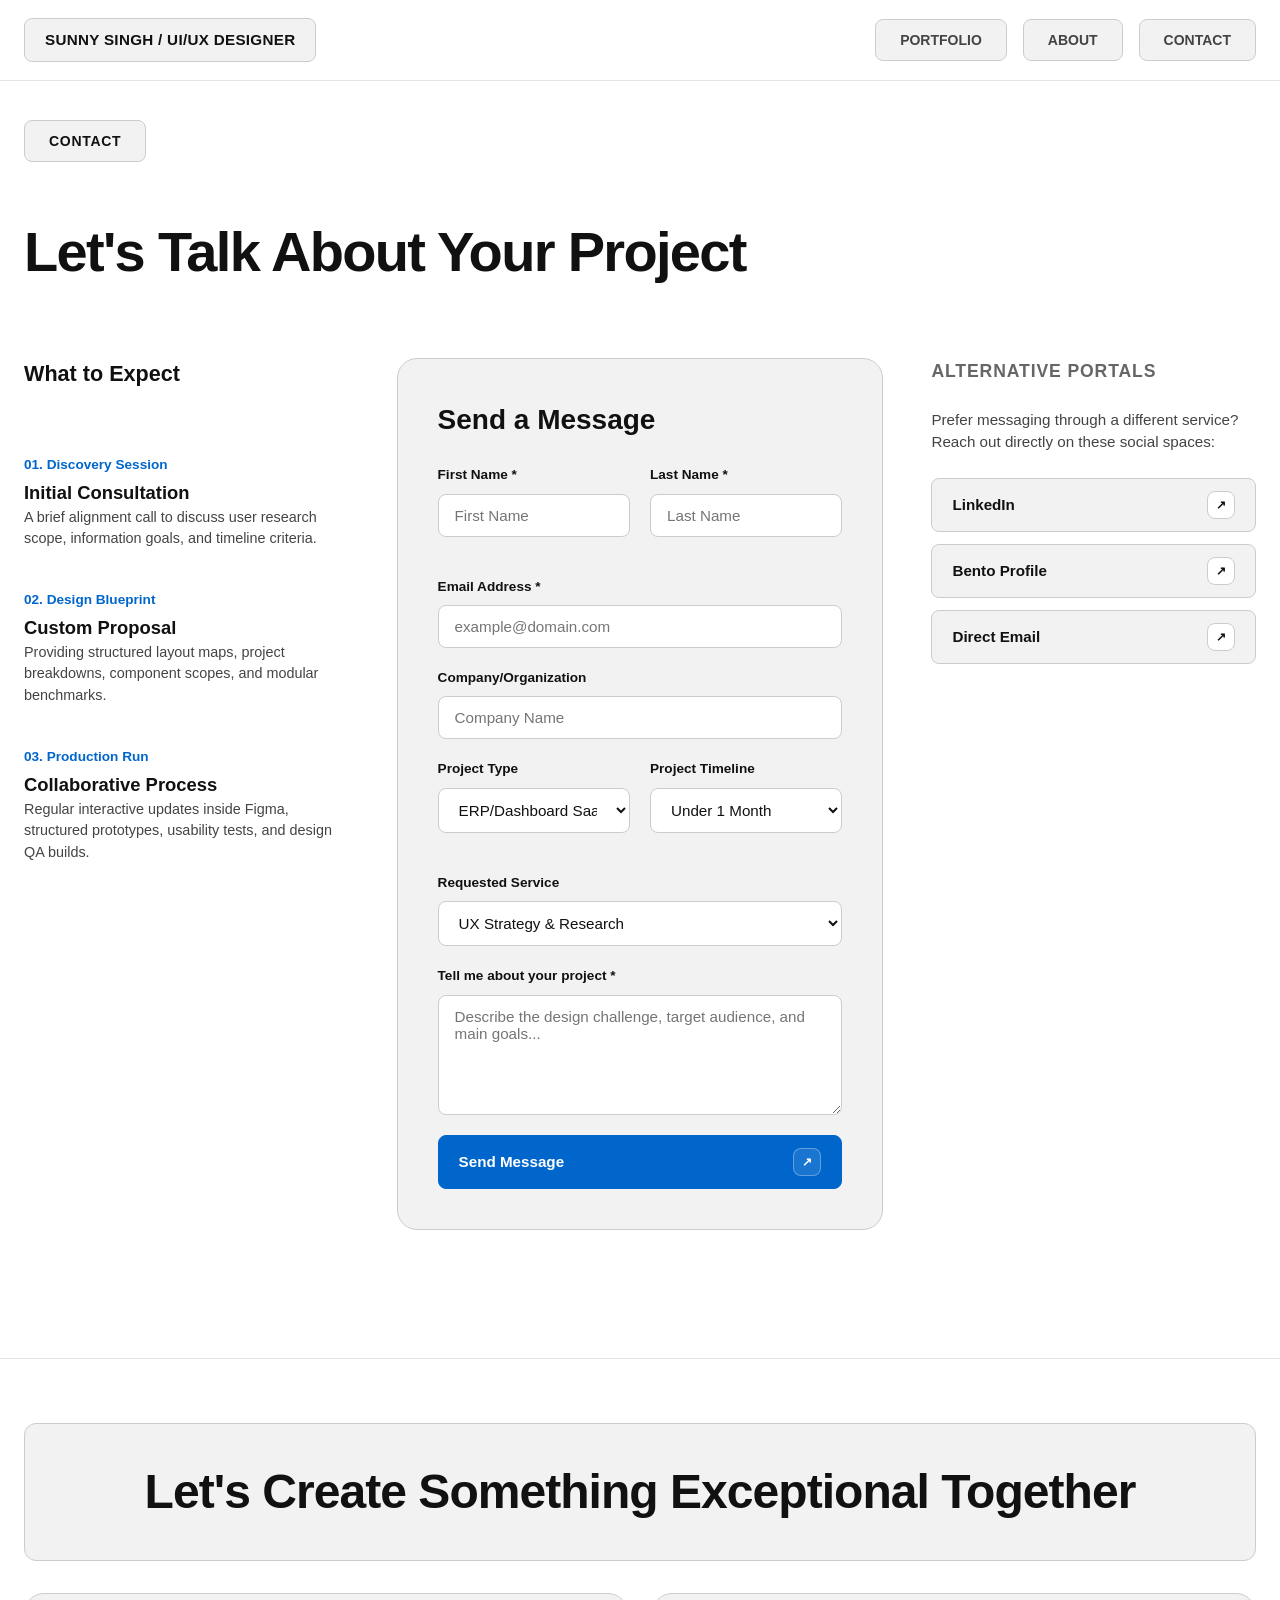
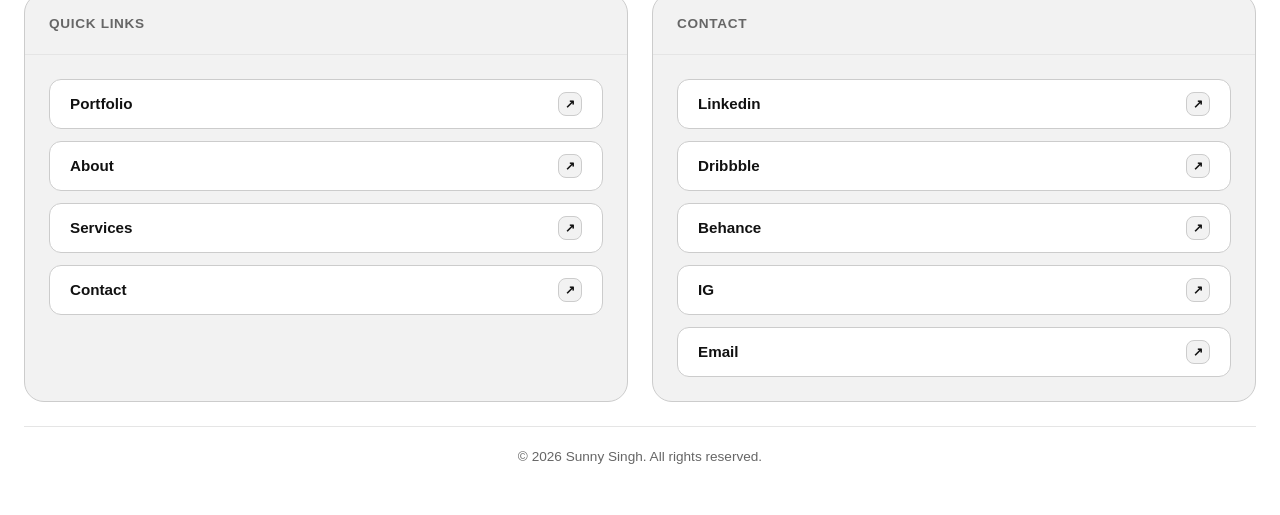
<file: contact.html>
<!DOCTYPE html>
<html lang="en">
<head>
  <meta charset="UTF-8">
  <meta name="viewport" content="width=device-width, initial-scale=1.0">
  <title>Contact | Sunny Singh Portfolio</title>
  <meta name="description" content="Get in touch with Sunny Singh to discuss B2B SaaS dashboard designs, interface layouts, or project proposals.">
  <link rel="stylesheet" href="css/style.css">
</head>
<body>

  <!-- Navigation Header -->
  <header>
    <div class="container nav-container">
      <a href="index.html" class="logo-capsule">
        Sunny Singh / UI/UX Designer
      </a>
      <nav class="nav-menu">
        <a href="portfolio.html" class="nav-capsule">Portfolio</a>
        <a href="about.html" class="nav-capsule">About</a>
        <a href="contact.html" class="nav-capsule">Contact</a>
      </nav>
      <button class="hamburger" aria-label="Toggle navigation menu">
        <span></span>
        <span></span>
        <span></span>
      </button>
    </div>
  </header>

  <!-- Contact Hero -->
  <section class="contact-hero">
    <div class="container">
      <div class="badge-capsule">Contact</div>
      <h1 class="section-title" style="font-size: 3.5rem; letter-spacing: -0.03em; margin-top: 1rem; margin-bottom: 1rem;">Let's Talk About Your Project</h1>
    </div>
  </section>

  <!-- Contact Portal Layout -->
  <section class="container" style="padding-bottom: 8rem;">
    <div class="contact-layout">
      
      <!-- Left Column - Expectation Guidelines -->
      <div class="contact-steps">
        <h2 style="font-size: 1.35rem; font-weight: 800; margin-bottom: 1.5rem; font-family: var(--font-headings);">What to Expect</h2>
        
        <div>
          <div class="contact-step-num">01. Discovery Session</div>
          <h3 class="contact-step-title">Initial Consultation</h3>
          <p class="contact-step-desc">A brief alignment call to discuss user research scope, information goals, and timeline criteria.</p>
        </div>

        <div>
          <div class="contact-step-num">02. Design Blueprint</div>
          <h3 class="contact-step-title">Custom Proposal</h3>
          <p class="contact-step-desc">Providing structured layout maps, project breakdowns, component scopes, and modular benchmarks.</p>
        </div>

        <div>
          <div class="contact-step-num">03. Production Run</div>
          <h3 class="contact-step-title">Collaborative Process</h3>
          <p class="contact-step-desc">Regular interactive updates inside Figma, structured prototypes, usability tests, and design QA builds.</p>
        </div>
      </div>

      <!-- Middle Column - Contact Form -->
      <div class="contact-form-container">
        <h2 class="contact-form-title">Send a Message</h2>
        
        <form id="contact-form">
          <div class="form-grid-2">
            <div class="form-group">
              <label for="first-name" class="form-label">First Name *</label>
              <input type="text" id="first-name" class="form-control" placeholder="First Name" required>
            </div>
            <div class="form-group">
              <label for="last-name" class="form-label">Last Name *</label>
              <input type="text" id="last-name" class="form-control" placeholder="Last Name" required>
            </div>
          </div>

          <div class="form-group">
            <label for="email" class="form-label">Email Address *</label>
            <input type="email" id="email" class="form-control" placeholder="example@domain.com" required>
          </div>

          <div class="form-group">
            <label for="company" class="form-label">Company/Organization</label>
            <input type="text" id="company" class="form-control" placeholder="Company Name">
          </div>

          <div class="form-grid-2">
            <div class="form-group">
              <label for="project-type" class="form-label">Project Type</label>
              <select id="project-type" class="form-control">
                <option value="ERP/Dashboard">ERP/Dashboard SaaS</option>
                <option value="E-Commerce">E-commerce storefront</option>
                <option value="Web/Landing">Web Layout/Landing Page</option>
                <option value="Other">Other UI Custom Work</option>
              </select>
            </div>
            <div class="form-group">
              <label for="project-timeline" class="form-label">Project Timeline</label>
              <select id="project-timeline" class="form-control">
                <option value="Under 1 month">Under 1 Month</option>
                <option value="1-3 months">1 to 3 Months</option>
                <option value="3+ months">3+ Months</option>
              </select>
            </div>
          </div>

          <div class="form-group">
            <label for="services-select" class="form-label">Requested Service</label>
            <select id="services-select" class="form-control">
              <option value="UX Strategy & Research">UX Strategy & Research</option>
              <option value="Interface UI Design">Interface UI Design</option>
              <option value="Modular Design Systems">Modular Design Systems</option>
              <option value="Full Product Cycle">Full Product UI/UX Cycle</option>
            </select>
          </div>

          <div class="form-group">
            <label for="project-desc" class="form-label">Tell me about your project *</label>
            <textarea id="project-desc" class="form-control" placeholder="Describe the design challenge, target audience, and main goals..." required></textarea>
          </div>

          <button type="submit" class="btn-capsule blue-cta">
            <span>Send Message</span>
            <span class="arrow-box">↗</span>
          </button>
        </form>
      </div>

      <!-- Right Column - Alternative Contact Platforms -->
      <div class="contact-sidebar">
        <h2 class="contact-sidebar-title">Alternative Portals</h2>
        <p style="font-size: 0.95rem; color: var(--text-secondary);">Prefer messaging through a different service? Reach out directly on these social spaces:</p>
        
        <div class="contact-sidebar-buttons">
          <a href="https://linkedin.com/in/sunny-singh-4817a9322" target="_blank" class="btn-capsule">
            <span>LinkedIn</span>
            <span class="arrow-box">↗</span>
          </a>
          <a href="https://bento.me/sunnysi" target="_blank" class="btn-capsule">
            <span>Bento Profile</span>
            <span class="arrow-box">↗</span>
          </a>
          <a href="mailto:sunnysinghsurat200@gmail.com" class="btn-capsule">
            <span>Direct Email</span>
            <span class="arrow-box">↗</span>
          </a>
        </div>
      </div>

    </div>
  </section>

  <!-- Footer -->
  <footer>
    <div class="container">
      
      <!-- Big Header Capsule -->
      <div class="footer-hero-bar">
        <h2>Let's Create Something Exceptional Together</h2>
      </div>

      <div class="footer-columns-grid">
        
        <!-- Quick Links Widget -->
        <div class="footer-widget">
          <div class="footer-widget-header">Quick Links</div>
          <div class="footer-widget-body">
            <a href="portfolio.html" class="footer-button">
              <span>Portfolio</span>
              <span class="arrow-box">↗</span>
            </a>
            <a href="about.html" class="footer-button">
              <span>About</span>
              <span class="arrow-box">↗</span>
            </a>
            <a href="index.html#work" class="footer-button">
              <span>Services</span>
              <span class="arrow-box">↗</span>
            </a>
            <a href="contact.html" class="footer-button">
              <span>Contact</span>
              <span class="arrow-box">↗</span>
            </a>
          </div>
        </div>

        <!-- Contact links Widget -->
        <div class="footer-widget">
          <div class="footer-widget-header">Contact</div>
          <div class="footer-widget-body">
            <a href="https://linkedin.com/in/sunny-singh-4817a9322" target="_blank" class="footer-button">
              <span>Linkedin</span>
              <span class="arrow-box">↗</span>
            </a>
            <a href="https://dribbble.com" target="_blank" class="footer-button">
              <span>Dribbble</span>
              <span class="arrow-box">↗</span>
            </a>
            <a href="https://behance.net" target="_blank" class="footer-button">
              <span>Behance</span>
              <span class="arrow-box">↗</span>
            </a>
            <a href="https://instagram.com" target="_blank" class="footer-button">
              <span>IG</span>
              <span class="arrow-box">↗</span>
            </a>
            <a href="mailto:sunnysinghsurat200@gmail.com" class="footer-button">
              <span>Email</span>
              <span class="arrow-box">↗</span>
            </a>
          </div>
        </div>


      </div>

      <div class="footer-bottom-bar">
        <span>&copy; 2026 Sunny Singh. All rights reserved.</span>
      </div>

    </div>
  </footer>

  <script src="js/main.js"></script>
</body>
</html>
</file>
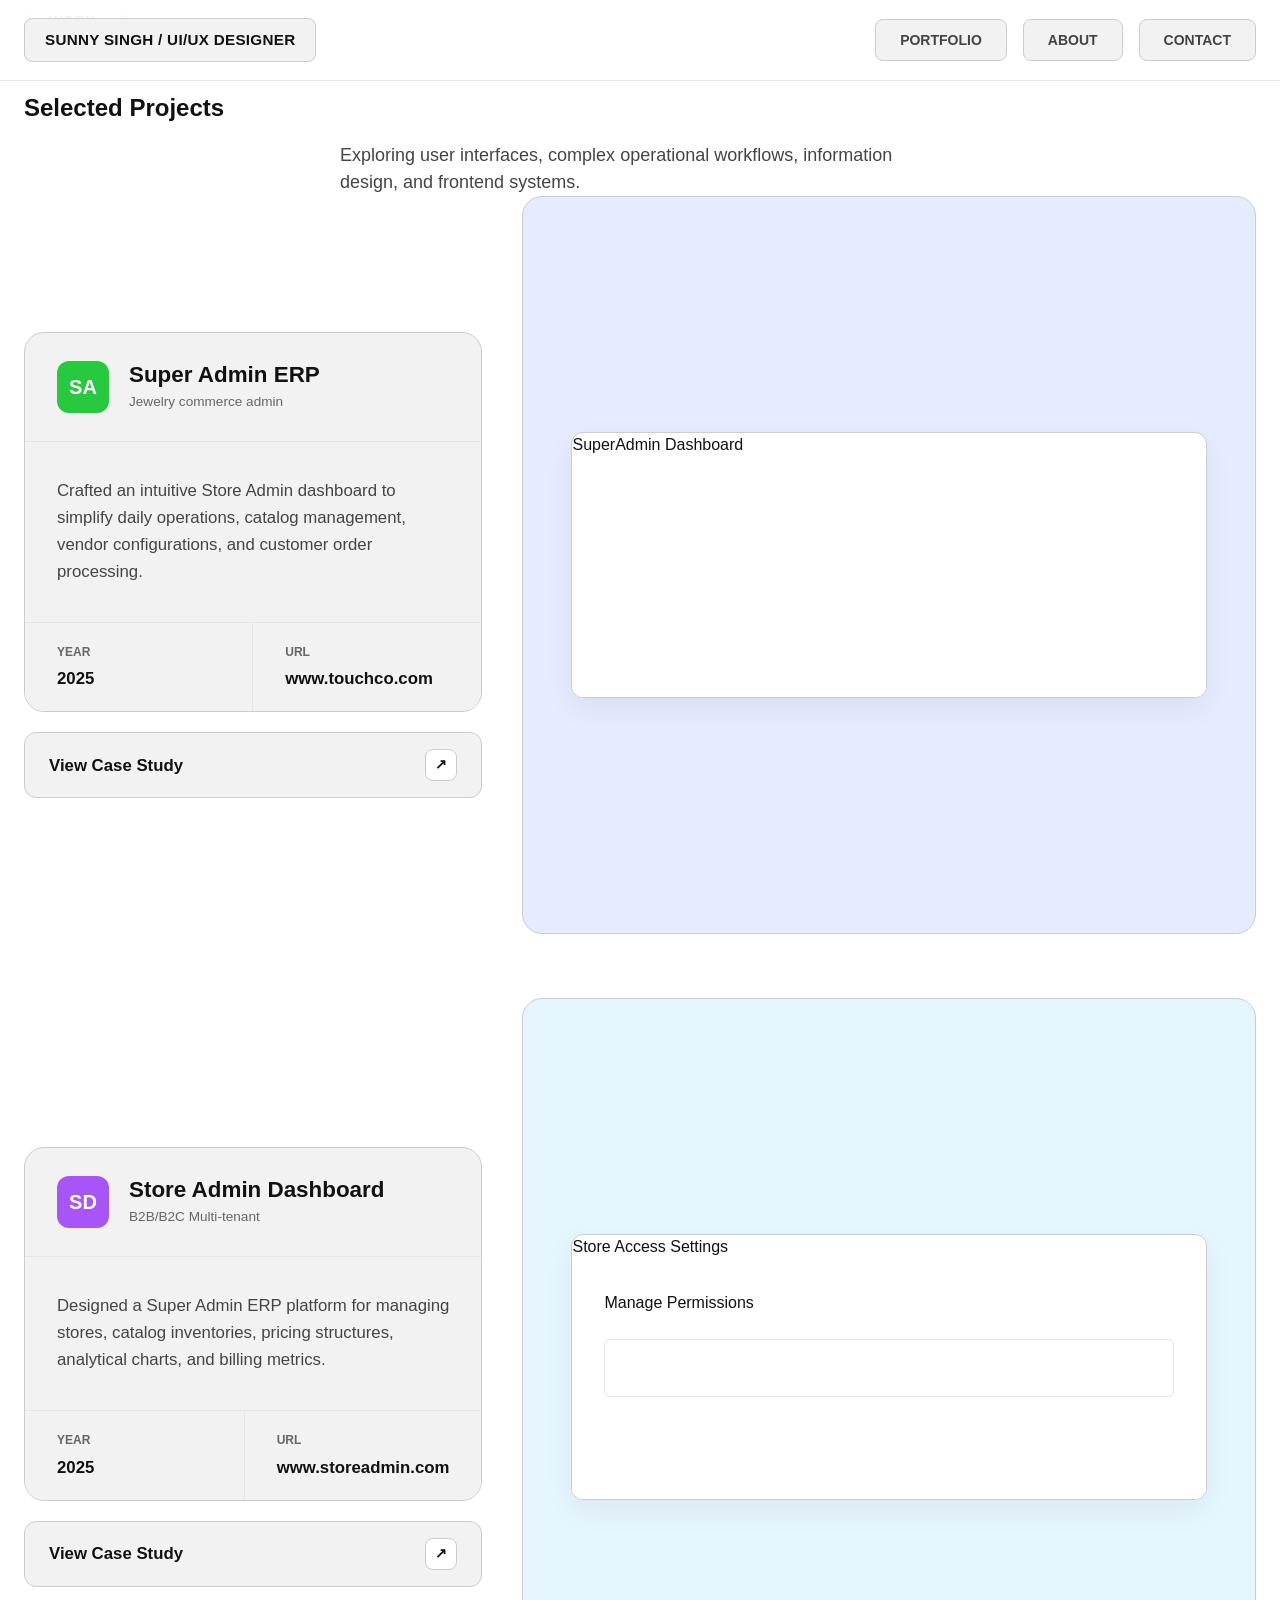
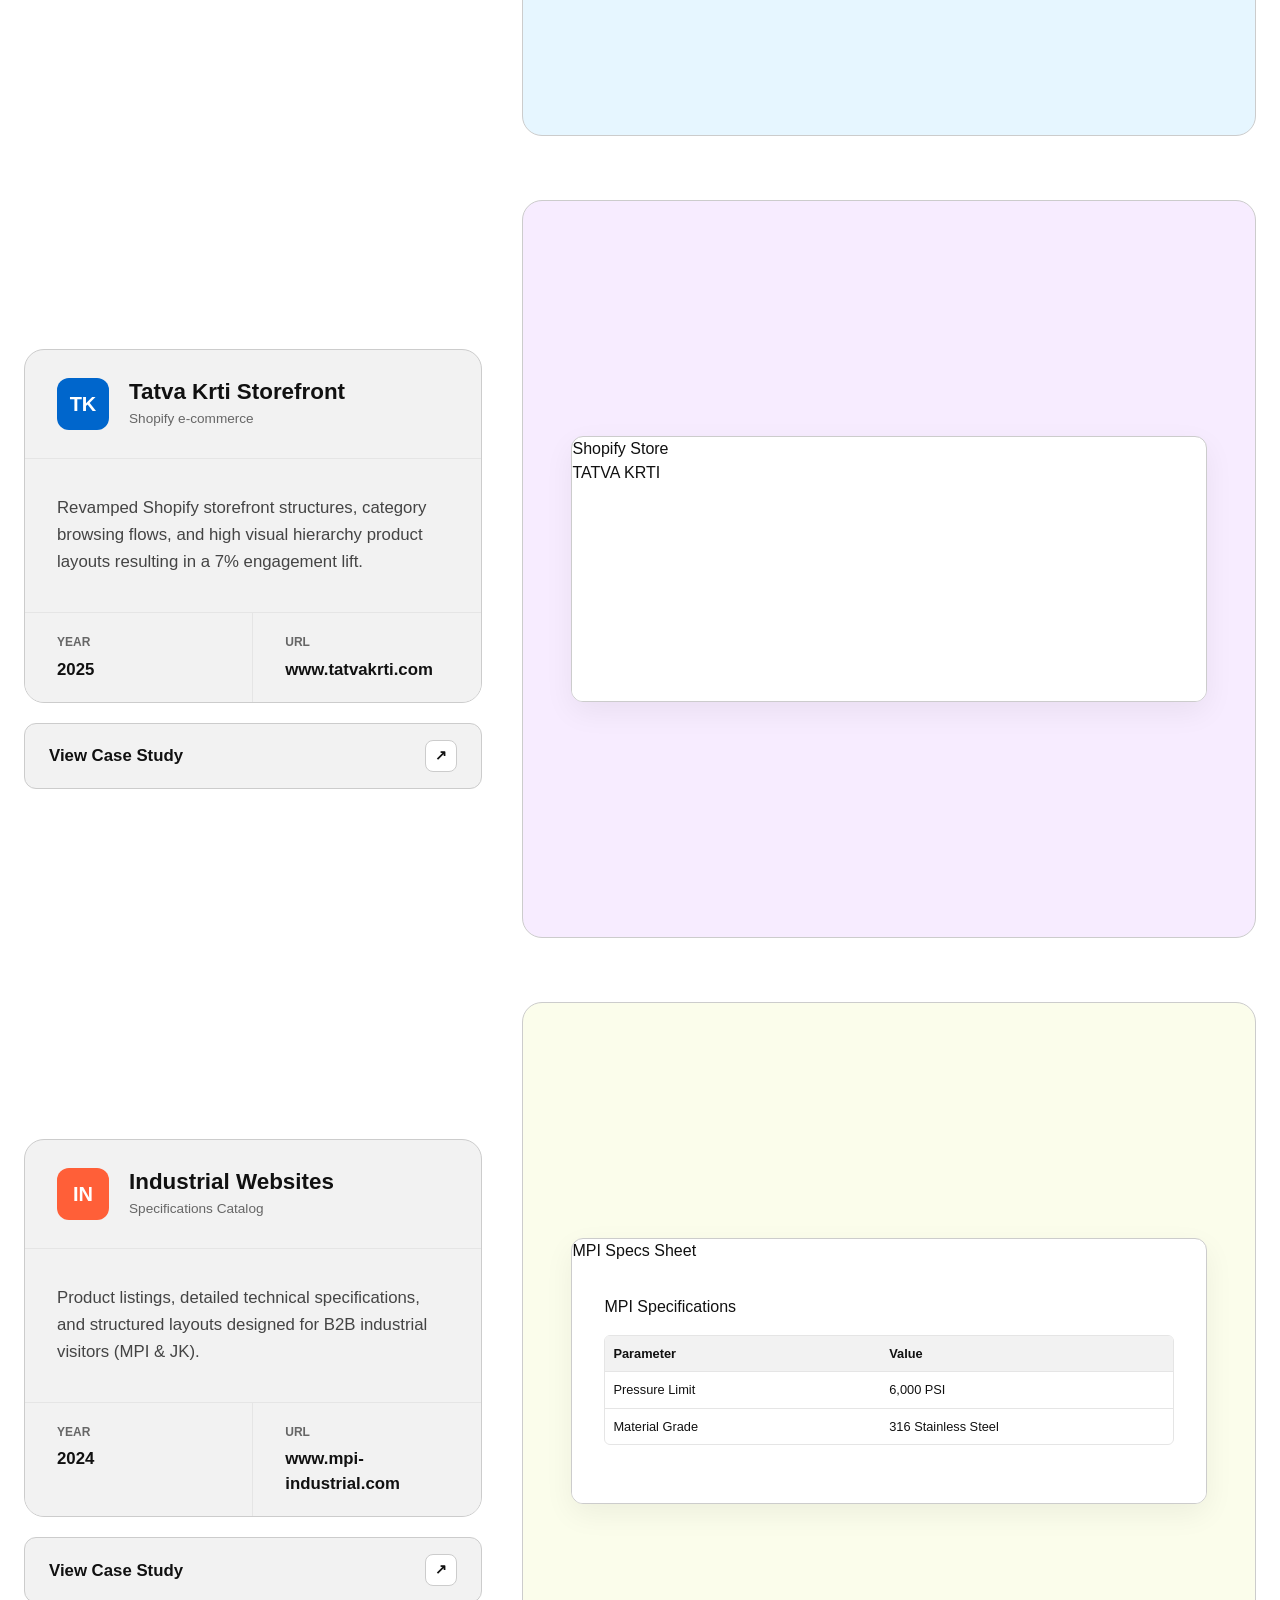
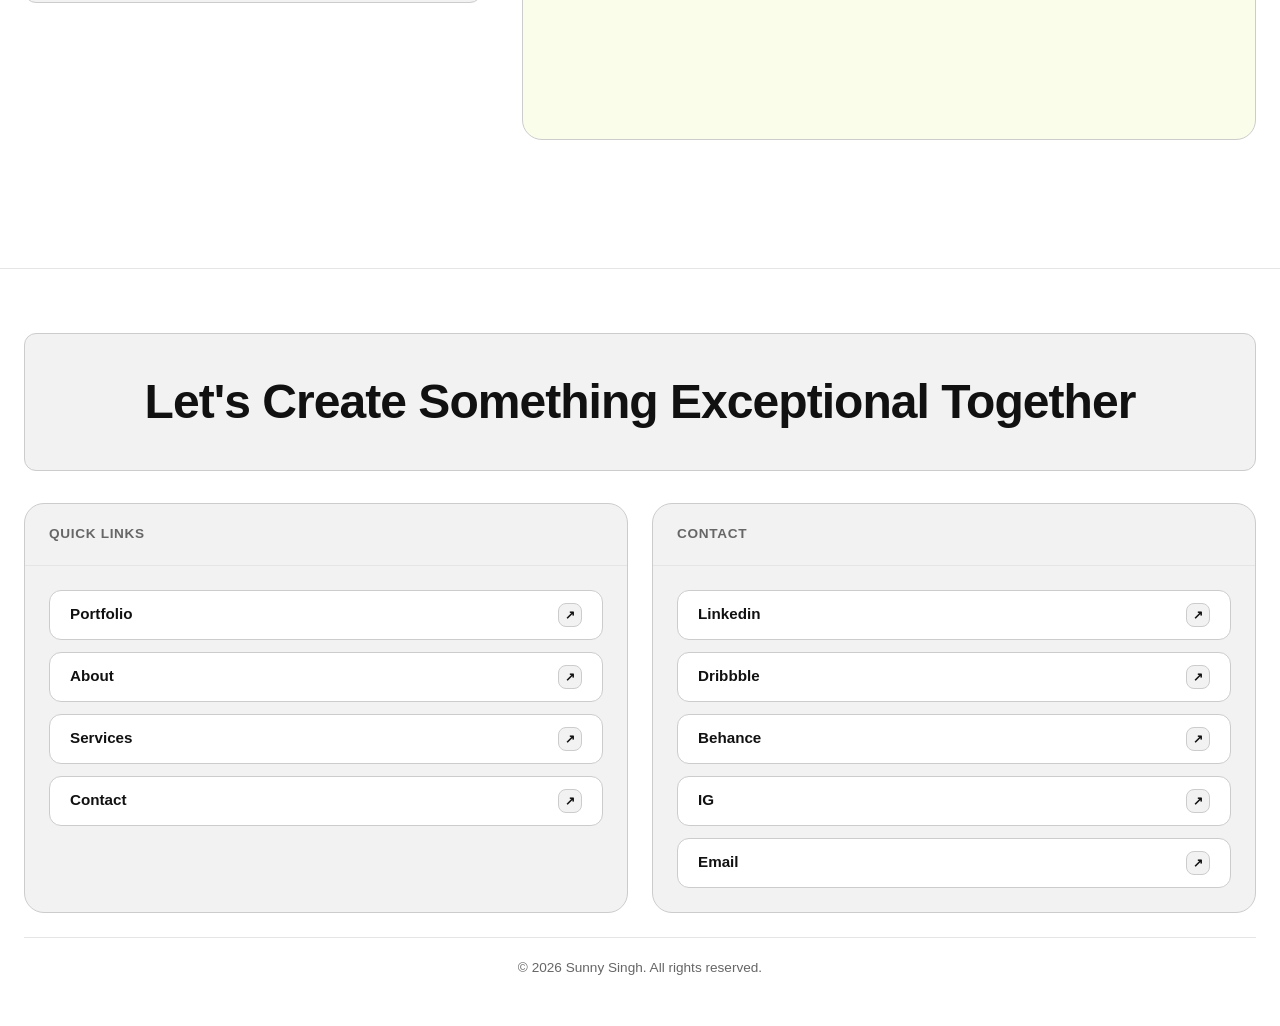
<file: portfolio.html>
<!DOCTYPE html>
<html lang="en">
<head>
  <meta charset="UTF-8">
  <meta name="viewport" content="width=device-width, initial-scale=1.0">
  <title>Work | Sunny Singh Portfolio</title>
  <meta name="description" content="Case studies and user experience design projects by Sunny Singh including B2B ERP modules, Shopify store redesigns, and industrial websites.">
  <link rel="stylesheet" href="css/style.css">
</head>
<body>

  <!-- Navigation Header -->
  <header>
    <div class="container nav-container">
      <a href="index.html" class="logo-capsule">
        Sunny Singh / UI/UX Designer
      </a>
      <nav class="nav-menu">
        <a href="portfolio.html" class="nav-capsule">Portfolio</a>
        <a href="about.html" class="nav-capsule">About</a>
        <a href="contact.html" class="nav-capsule">Contact</a>
      </nav>
      <button class="hamburger" aria-label="Toggle navigation menu">
        <span></span>
        <span></span>
        <span></span>
      </button>
    </div>
  </header>

  <!-- Portfolio Header -->
  <section class="portfolio-header">
    <div class="container">
      <div class="badge-capsule">Work</div>
      <h1 class="section-title" style="margin-top: 1rem; margin-bottom: 1rem;">Selected Projects</h1>
      <p style="font-size: 1.125rem; color: var(--text-secondary); max-width: 600px; margin: 0 auto;">
        Exploring user interfaces, complex operational workflows, information design, and frontend systems.
      </p>
    </div>
  </section>

  <!-- Projects Split Section -->
  <section class="container" style="padding-bottom: 8rem;">
    
    <!-- Project 1 -->
    <div class="project-split">
      <div class="project-left-container">
        <div class="project-info-card">
          <div class="project-left-header">
            <div class="project-app-icon">SA</div>
            <div class="project-title-group">
              <h3>Super Admin ERP</h3>
              <p>Jewelry commerce admin</p>
            </div>
          </div>
          <div class="project-left-body">
            <p>Crafted an intuitive Store Admin dashboard to simplify daily operations, catalog management, vendor configurations, and customer order processing.</p>
          </div>
          <div class="project-left-metadata">
            <div class="meta-box">
              <span class="meta-lbl">Year</span>
              <span class="meta-val">2025</span>
            </div>
            <div class="meta-box">
              <span class="meta-lbl">URL</span>
              <span class="meta-val">www.touchco.com</span>
            </div>
          </div>
        </div>
        <a href="project-super-admin.html" class="project-cta-btn">
          <span>View Case Study</span>
          <span class="arrow-box">↗</span>
        </a>
      </div>
      <div class="project-right-mockup">
        <div class="project-browser-frame">
          <div class="mockup-header">
            <div class="mockup-dot red"></div>
            <div class="mockup-dot yellow"></div>
            <div class="mockup-dot green"></div>
            <div class="mockup-tab">SuperAdmin Dashboard</div>
          </div>
          <div class="mockup-body mockup-dashboard" style="height: 240px; background-color: var(--bg-primary);">
            <div class="mockup-sidebar">
              <div class="mockup-side-item active"></div>
              <div class="mockup-side-item short"></div>
              <div class="mockup-side-item"></div>
            </div>
            <div class="mockup-main">
              <div class="mockup-grid-cards">
                <div class="mockup-card-small">
                  <div class="mockup-line-bold" style="width: 50%;"></div>
                </div>
                <div class="mockup-card-small">
                  <div class="mockup-line-bold" style="width: 40%; background-color: var(--accent-blue);"></div>
                </div>
                <div class="mockup-card-small">
                  <div class="mockup-line-bold" style="width: 60%;"></div>
                </div>
              </div>
              <div class="mockup-chart" style="height: 90px;">
                <div class="mockup-chart-bar" style="height: 45%;"></div>
                <div class="mockup-chart-bar" style="height: 80%;"></div>
                <div class="mockup-chart-bar" style="height: 30%;"></div>
              </div>
            </div>
          </div>
        </div>
      </div>
    </div>

    <!-- Project 2 -->
    <div class="project-split">
      <div class="project-left-container">
        <div class="project-info-card">
          <div class="project-left-header">
            <div class="project-app-icon purple">SD</div>
            <div class="project-title-group">
              <h3>Store Admin Dashboard</h3>
              <p>B2B/B2C Multi-tenant</p>
            </div>
          </div>
          <div class="project-left-body">
            <p>Designed a Super Admin ERP platform for managing stores, catalog inventories, pricing structures, analytical charts, and billing metrics.</p>
          </div>
          <div class="project-left-metadata">
            <div class="meta-box">
              <span class="meta-lbl">Year</span>
              <span class="meta-val">2025</span>
            </div>
            <div class="meta-box">
              <span class="meta-lbl">URL</span>
              <span class="meta-val">www.storeadmin.com</span>
            </div>
          </div>
        </div>
        <a href="project-store-admin.html" class="project-cta-btn">
          <span>View Case Study</span>
          <span class="arrow-box">↗</span>
        </a>
      </div>
      <div class="project-right-mockup">
        <div class="project-browser-frame">
          <div class="mockup-header">
            <div class="mockup-dot red"></div>
            <div class="mockup-dot yellow"></div>
            <div class="mockup-dot green"></div>
            <div class="mockup-tab">Store Access Settings</div>
          </div>
          <div class="mockup-body" style="height: 240px; padding: 2rem; background-color: var(--bg-primary); display: flex; flex-direction: column; gap: 1.5rem;">
            <div style="display: flex; justify-content: space-between; align-items: center;">
              <div class="mockup-line-bold" style="width: 35%;">Manage Permissions</div>
              <div style="width: 50px; height: 16px; background-color: var(--accent-blue-light); border-radius: 4px;"></div>
            </div>
            <div style="border: 1px solid var(--border-color); border-radius: 6px; padding: 1rem; display: flex; flex-direction: column; gap: 0.75rem;">
              <div class="mockup-line" style="width: 100%;"></div>
              <div class="mockup-line" style="width: 90%;"></div>
              <div class="mockup-line" style="width: 60%;"></div>
            </div>
          </div>
        </div>
      </div>
    </div>

    <!-- Project 3 -->
    <div class="project-split">
      <div class="project-left-container">
        <div class="project-info-card">
          <div class="project-left-header">
            <div class="project-app-icon blue">TK</div>
            <div class="project-title-group">
              <h3>Tatva Krti Storefront</h3>
              <p>Shopify e-commerce</p>
            </div>
          </div>
          <div class="project-left-body">
            <p>Revamped Shopify storefront structures, category browsing flows, and high visual hierarchy product layouts resulting in a 7% engagement lift.</p>
          </div>
          <div class="project-left-metadata">
            <div class="meta-box">
              <span class="meta-lbl">Year</span>
              <span class="meta-val">2025</span>
            </div>
            <div class="meta-box">
              <span class="meta-lbl">URL</span>
              <span class="meta-val">www.tatvakrti.com</span>
            </div>
          </div>
        </div>
        <a href="project-tatva-krti.html" class="project-cta-btn">
          <span>View Case Study</span>
          <span class="arrow-box">↗</span>
        </a>
      </div>
      <div class="project-right-mockup">
        <div class="project-browser-frame">
          <div class="mockup-header">
            <div class="mockup-dot red"></div>
            <div class="mockup-dot yellow"></div>
            <div class="mockup-dot green"></div>
            <div class="mockup-tab">Shopify Store</div>
          </div>
          <div class="mockup-body mockup-shopify" style="height: 240px; background-color: var(--bg-primary);">
            <div class="mockup-nav-strip">
              <div class="mockup-nav-logo">TATVA KRTI</div>
              <div class="mockup-nav-items">
                <div class="mockup-nav-item"></div>
              </div>
            </div>
            <div class="mockup-hero-banner" style="height: 60px;">
              <div class="mockup-line-bold" style="width: 40%; background-color: var(--accent-blue);"></div>
            </div>
            <div class="mockup-products-grid" style="grid-template-columns: repeat(3, 1fr); margin-top: 0.5rem;">
              <div class="mockup-product-card"><div class="mockup-product-img"></div></div>
              <div class="mockup-product-card"><div class="mockup-product-img"></div></div>
              <div class="mockup-product-card"><div class="mockup-product-img"></div></div>
            </div>
          </div>
        </div>
      </div>
    </div>

    <!-- Project 4 -->
    <div class="project-split">
      <div class="project-left-container">
        <div class="project-info-card">
          <div class="project-left-header">
            <div class="project-app-icon orange">IN</div>
            <div class="project-title-group">
              <h3>Industrial Websites</h3>
              <p>Specifications Catalog</p>
            </div>
          </div>
          <div class="project-left-body">
            <p>Product listings, detailed technical specifications, and structured layouts designed for B2B industrial visitors (MPI & JK).</p>
          </div>
          <div class="project-left-metadata">
            <div class="meta-box">
              <span class="meta-lbl">Year</span>
              <span class="meta-val">2024</span>
            </div>
            <div class="meta-box">
              <span class="meta-lbl">URL</span>
              <span class="meta-val">www.mpi-industrial.com</span>
            </div>
          </div>
        </div>
        <a href="project-industrial.html" class="project-cta-btn">
          <span>View Case Study</span>
          <span class="arrow-box">↗</span>
        </a>
      </div>
      <div class="project-right-mockup">
        <div class="project-browser-frame">
          <div class="mockup-header">
            <div class="mockup-dot red"></div>
            <div class="mockup-dot yellow"></div>
            <div class="mockup-dot green"></div>
            <div class="mockup-tab">MPI Specs Sheet</div>
          </div>
          <div class="mockup-body" style="height: 240px; padding: 2rem; background-color: var(--bg-primary); display: flex; flex-direction: column; gap: 1rem;">
            <div class="mockup-line-bold" style="width: 25%;">MPI Specifications</div>
            <div style="border: 1px solid var(--border-color); border-radius: 6px; overflow: hidden; font-size: 0.8rem;">
              <div style="display: grid; grid-template-columns: 1fr 1fr; padding: 0.5rem; background-color: var(--bg-secondary); border-bottom: 1px solid var(--border-color); font-weight: 700;">
                <span>Parameter</span>
                <span>Value</span>
              </div>
              <div style="display: grid; grid-template-columns: 1fr 1fr; padding: 0.5rem; border-bottom: 1px solid var(--border-color);">
                <span>Pressure Limit</span>
                <span>6,000 PSI</span>
              </div>
              <div style="display: grid; grid-template-columns: 1fr 1fr; padding: 0.5rem;">
                <span>Material Grade</span>
                <span>316 Stainless Steel</span>
              </div>
            </div>
          </div>
        </div>
      </div>
    </div>

  </section>

  <!-- Footer -->
  <footer>
    <div class="container">
      
      <!-- Big Header Capsule -->
      <div class="footer-hero-bar">
        <h2>Let's Create Something Exceptional Together</h2>
      </div>

      <div class="footer-columns-grid">
        
        <!-- Quick Links Widget -->
        <div class="footer-widget">
          <div class="footer-widget-header">Quick Links</div>
          <div class="footer-widget-body">
            <a href="portfolio.html" class="footer-button">
              <span>Portfolio</span>
              <span class="arrow-box">↗</span>
            </a>
            <a href="about.html" class="footer-button">
              <span>About</span>
              <span class="arrow-box">↗</span>
            </a>
            <a href="index.html#work" class="footer-button">
              <span>Services</span>
              <span class="arrow-box">↗</span>
            </a>
            <a href="contact.html" class="footer-button">
              <span>Contact</span>
              <span class="arrow-box">↗</span>
            </a>
          </div>
        </div>

        <!-- Contact links Widget -->
        <div class="footer-widget">
          <div class="footer-widget-header">Contact</div>
          <div class="footer-widget-body">
            <a href="https://linkedin.com/in/sunny-singh-4817a9322" target="_blank" class="footer-button">
              <span>Linkedin</span>
              <span class="arrow-box">↗</span>
            </a>
            <a href="https://dribbble.com" target="_blank" class="footer-button">
              <span>Dribbble</span>
              <span class="arrow-box">↗</span>
            </a>
            <a href="https://behance.net" target="_blank" class="footer-button">
              <span>Behance</span>
              <span class="arrow-box">↗</span>
            </a>
            <a href="https://instagram.com" target="_blank" class="footer-button">
              <span>IG</span>
              <span class="arrow-box">↗</span>
            </a>
            <a href="mailto:sunnysinghsurat200@gmail.com" class="footer-button">
              <span>Email</span>
              <span class="arrow-box">↗</span>
            </a>
          </div>
        </div>

      </div>

      <div class="footer-bottom-bar">
        <span>&copy; 2026 Sunny Singh. All rights reserved.</span>
      </div>

    </div>
  </footer>

  <script src="js/main.js"></script>
</body>
</html>
</file>
<file: css/style.css>
:root {
  /* Colors - White Theme with Blue Accent */
  --bg-primary: #ffffff;
  --bg-secondary: #f2f2f2;
  --bg-tertiary: #e9e9e9;
  --text-primary: #111111;
  --text-secondary: #444444;
  --text-muted: #666666;
  --accent-blue: #0066cc;
  --accent-blue-hover: #0052a3;
  --border-color: #e5e5e5;
  --border-dark: #cccccc;
  
  /* Fonts - Helvetica stack */
  --font-headings: "Helvetica Neue", Helvetica, Arial, sans-serif;
  --font-body: "Helvetica Neue", Helvetica, Arial, sans-serif;
  
  /* Layout Constants */
  --radius-lg: 20px;
  --radius-md: 12px;
  --radius-sm: 8px;
  --radius-pill: 9999px;
  --transition: all 0.25s ease;
}

/* Reset & Base */
*, *::before, *::after {
  box-sizing: border-box;
  margin: 0;
  padding: 0;
}

html {
  scroll-behavior: smooth;
}

body {
  font-family: var(--font-body);
  background-color: var(--bg-primary);
  color: var(--text-primary);
  line-height: 1.5;
  overflow-x: hidden;
  -webkit-font-smoothing: antialiased;
}

a {
  color: inherit;
  text-decoration: none;
  transition: var(--transition);
}

/* Container */
.container {
  width: 100%;
  max-width: 1340px;
  margin: 0 auto;
  padding: 0 1.5rem;
}

.section-padding {
  padding: 3.5rem 0;
}

/* Title Badges (Capsule containers like Wix) */
.badge-capsule {
  display: inline-block;
  padding: 0.6rem 1.5rem;
  border: 1px solid var(--border-dark);
  background-color: var(--bg-secondary);
  border-radius: var(--radius-sm);
  font-family: var(--font-headings);
  font-weight: 600;
  font-size: 0.875rem;
  letter-spacing: 0.05em;
  text-transform: uppercase;
  margin-bottom: 2rem;
  color: var(--text-primary);
}

.badge-capsule-dark {
  display: inline-block;
  padding: 0.6rem 1.5rem;
  border: 1px solid #444444;
  background-color: #111111;
  border-radius: var(--radius-sm);
  font-family: var(--font-headings);
  font-weight: 600;
  font-size: 0.875rem;
  letter-spacing: 0.05em;
  text-transform: uppercase;
  margin-bottom: 2rem;
  color: #ffffff;
}

/* Capsule Buttons */
.btn-capsule {
  display: inline-flex;
  align-items: center;
  justify-content: space-between;
  padding: 0.75rem 1.25rem;
  border: 1px solid var(--border-dark);
  background-color: var(--bg-secondary);
  border-radius: var(--radius-sm);
  font-family: var(--font-headings);
  font-weight: 600;
  font-size: 0.95rem;
  width: 100%;
  transition: var(--transition);
  cursor: pointer;
  color: var(--text-primary);
}

.btn-capsule:hover {
  background-color: var(--bg-tertiary);
  border-color: var(--text-primary);
}

.btn-capsule .arrow-box {
  width: 28px;
  height: 28px;
  border: 1px solid var(--border-dark);
  border-radius: var(--radius-sm);
  display: flex;
  align-items: center;
  justify-content: center;
  background-color: var(--bg-primary);
  font-size: 0.75rem;
}

.btn-capsule:hover .arrow-box {
  border-color: var(--text-primary);
}

/* Blue CTA variants (Override for blue style specified by user) */
.btn-capsule.blue-cta {
  background-color: var(--accent-blue);
  border-color: var(--accent-blue);
  color: #ffffff;
}

.btn-capsule.blue-cta:hover {
  background-color: var(--accent-blue-hover);
  border-color: var(--accent-blue-hover);
}

.btn-capsule.blue-cta .arrow-box {
  border-color: rgba(255, 255, 255, 0.3);
  background-color: rgba(255, 255, 255, 0.1);
  color: #ffffff;
}

/* Header / Navbar */
header {
  position: fixed;
  top: 0;
  left: 0;
  width: 100%;
  background-color: rgba(255, 255, 255, 0.95);
  z-index: 100;
  border-bottom: 1px solid var(--border-color);
}

.nav-container {
  display: flex;
  justify-content: space-between;
  align-items: center;
  height: 80px;
}

.logo-capsule {
  display: inline-block;
  padding: 0.6rem 1.25rem;
  border: 1px solid var(--border-dark);
  background-color: var(--bg-secondary);
  border-radius: var(--radius-sm);
  font-family: var(--font-headings);
  font-weight: 700;
  font-size: 0.95rem;
  letter-spacing: 0.02em;
  color: var(--text-primary);
  text-transform: uppercase;
}

.nav-menu {
  display: flex;
  gap: 1rem;
}

.nav-capsule {
  display: inline-block;
  padding: 0.6rem 1.5rem;
  border: 1px solid var(--border-dark);
  background-color: var(--bg-secondary);
  border-radius: var(--radius-sm);
  font-family: var(--font-headings);
  font-weight: 600;
  font-size: 0.875rem;
  text-transform: uppercase;
  color: var(--text-secondary);
  transition: var(--transition);
}

.nav-capsule:hover, .nav-capsule.active {
  background-color: var(--bg-primary);
  border-color: var(--text-primary);
  color: var(--text-primary);
}

.nav-capsule.active {
  box-shadow: inset 0 0 0 1px var(--text-primary);
}

.hamburger {
  display: none;
  cursor: pointer;
  background: none;
  border: 1px solid var(--border-dark);
  border-radius: var(--radius-sm);
  padding: 0.5rem;
  z-index: 102;
}

.hamburger span {
  display: block;
  width: 20px;
  height: 2px;
  background-color: var(--text-primary);
  margin: 4px 0;
  transition: var(--transition);
}

/* Dashboard Hero Grid Layout (Screen 1) */
.hero-section {
  padding-top: 100px;
  padding-bottom: 2rem;
}

.hero-dashboard-grid {
  display: grid;
  grid-template-columns: 1fr 1fr 1fr;
  gap: 1.5rem;
  align-items: start;
}

.hero-col {
  display: flex;
  flex-direction: column;
  gap: 1.5rem;
}

/* Tall Profile Card */
.tall-profile-card {
  background-color: var(--bg-primary);
  border: 1px solid var(--border-dark);
  border-radius: var(--radius-lg);
  display: flex;
  flex-direction: column;
  overflow: hidden;
  position: relative;
  min-height: 440px;
}

.profile-gradient-bg {
  height: 140px;
  background: radial-gradient(circle at top right, #d3f3ff 0%, #ffdcd3 60%, #dbd5ff 100%);
  border-bottom: 1px solid var(--border-color);
}

.profile-avatar {
  width: 90px;
  height: 90px;
  border-radius: 50%;
  background-color: var(--text-primary);
  color: #ffffff;
  display: flex;
  align-items: center;
  justify-content: center;
  font-family: var(--font-headings);
  font-weight: 800;
  font-size: 1.8rem;
  margin-left: 2rem;
  margin-top: -45px;
  border: 4px solid #ffffff;
  z-index: 2;
  position: relative;
  box-shadow: 0 4px 10px rgba(0,0,0,0.05);
}

.profile-title {
  padding: 1.5rem 2rem 2.5rem 2rem;
  font-family: var(--font-headings);
  font-size: 2.2rem;
  font-weight: 800;
  color: var(--text-primary);
  line-height: 1.15;
  letter-spacing: -0.02em;
}

/* Experties Card */
.experties-card {
  background-color: var(--bg-secondary);
  border: 1px solid var(--border-dark);
  border-radius: var(--radius-lg);
  padding: 1.5rem 2rem;
}

.experties-header {
  font-family: var(--font-headings);
  font-size: 0.85rem;
  font-weight: 700;
  text-transform: uppercase;
  color: var(--text-muted);
  padding-bottom: 0.75rem;
  border-bottom: 1px solid var(--border-color);
  margin-bottom: 1rem;
}

.experties-body {
  display: flex;
  flex-wrap: wrap;
  gap: 0.5rem;
}

.expert-capsule {
  display: inline-block;
  padding: 0.4rem 0.875rem;
  background-color: var(--bg-primary);
  border: 1px solid var(--border-dark);
  border-radius: var(--radius-pill);
  font-size: 0.8rem;
  font-weight: 500;
  color: var(--text-primary);
}

/* About Card New */
.about-card-new {
  background-color: var(--bg-secondary);
  border: 1px solid var(--border-dark);
  border-radius: var(--radius-lg);
  overflow: hidden;
  display: flex;
  flex-direction: column;
  min-height: 310px;
}

.about-card-text {
  padding: 2.5rem 2rem;
  font-size: 1.05rem;
  color: var(--text-secondary);
  line-height: 1.6;
  flex-grow: 1;
}

.about-card-btn-link {
  display: flex;
  justify-content: space-between;
  align-items: center;
  padding: 1.25rem 2rem;
  background-color: #333333;
  color: #ffffff;
  font-family: var(--font-headings);
  font-weight: 700;
  font-size: 1.05rem;
  transition: var(--transition);
}

.about-card-btn-link:hover {
  background-color: var(--accent-blue);
  color: #ffffff;
}

.about-card-btn-link .arrow {
  font-size: 1.15rem;
}

/* Catalog Mockup Card */
.catalog-mockup-card {
  background: linear-gradient(135deg, #dbd5ff 0%, #d3f3ff 100%);
  border: 1px solid var(--border-dark);
  border-radius: var(--radius-lg);
  padding: 2.5rem 2rem;
  display: flex;
  flex-direction: column;
  gap: 0.75rem;
}

.catalog-mockup-item {
  background-color: var(--bg-primary);
  border-radius: var(--radius-md);
  padding: 0.75rem 1rem;
  display: flex;
  align-items: center;
  gap: 1rem;
  border: 1px solid var(--border-color);
  box-shadow: 0 4px 12px rgba(0,0,0,0.03);
}

.catalog-item-thumb {
  width: 40px;
  height: 40px;
  border-radius: 6px;
}
.catalog-item-thumb.pink { background-color: #ffdcd3; }
.catalog-item-thumb.grey { background-color: #e9e9e9; }
.catalog-item-thumb.green { background-color: #e2f0d9; }

.catalog-item-info {
  display: flex;
  flex-direction: column;
  flex-grow: 1;
}

.catalog-item-name {
  font-weight: 700;
  font-size: 0.85rem;
  color: var(--text-primary);
}

.catalog-item-desc {
  font-size: 0.7rem;
  color: var(--text-muted);
}

.catalog-item-price {
  font-weight: 800;
  font-size: 0.85rem;
  color: var(--text-primary);
}

/* Right Column Elements */
.hero-split-row {
  display: grid;
  grid-template-columns: 1.2fr 0.8fr;
  gap: 1.5rem;
}

/* Soundwave Card New */
.soundwave-card-new {
  background: radial-gradient(circle at bottom right, #f25c3d, #ff8266);
  border: 1px solid #e04b25;
  border-radius: var(--radius-lg);
  padding: 1.5rem;
  color: #ffffff;
  display: flex;
  flex-direction: column;
  justify-content: space-between;
  height: 140px;
}

.soundwave-animated-bars {
  display: flex;
  gap: 4px;
  height: 28px;
  align-items: flex-end;
}

.soundwave-animated-bars .bar {
  width: 3px;
  background-color: #ffffff;
  border-radius: 2px;
  animation: bounce 0.8s ease-in-out infinite alternate;
}
.soundwave-animated-bars .bar:nth-child(1) { height: 12px; animation-duration: 0.5s; }
.soundwave-animated-bars .bar:nth-child(2) { height: 24px; animation-duration: 0.8s; }
.soundwave-animated-bars .bar:nth-child(3) { height: 16px; animation-duration: 0.6s; }
.soundwave-animated-bars .bar:nth-child(4) { height: 28px; animation-duration: 0.9s; }

@keyframes bounce {
  from { transform: scaleY(0.3); }
  to { transform: scaleY(1); }
}

.soundwave-text {
  display: flex;
  flex-direction: column;
  gap: 0.15rem;
}

.soundwave-title {
  font-family: var(--font-headings);
  font-weight: 700;
  font-size: 1.05rem;
}

.soundwave-subtitle {
  font-size: 0.8rem;
  opacity: 0.85;
}

/* Download CV Card New */
.download-cv-card-new {
  background-color: var(--bg-primary);
  border: 1px solid var(--border-dark);
  border-radius: var(--radius-lg);
  display: flex;
  align-items: center;
  justify-content: space-between;
  padding: 1.5rem;
  font-family: var(--font-headings);
  font-weight: 700;
  font-size: 0.95rem;
  color: var(--text-primary);
  text-transform: uppercase;
  height: 140px;
  transition: var(--transition);
}

.download-cv-card-new:hover {
  border-color: var(--text-primary);
}

.download-circle-icon {
  width: 36px;
  height: 36px;
  border-radius: 50%;
  border: 1px solid var(--border-dark);
  display: flex;
  align-items: center;
  justify-content: center;
  background-color: var(--bg-secondary);
  color: var(--text-primary);
  transition: var(--transition);
}

.download-cv-card-new:hover .download-circle-icon {
  background-color: var(--accent-blue);
  color: #ffffff;
  border-color: var(--accent-blue);
}

/* Active Pipeline Card New */
.active-pipeline-card-new {
  background-color: var(--bg-secondary);
  border: 1px solid var(--border-dark);
  border-radius: var(--radius-lg);
  padding: 2rem;
  display: flex;
  flex-direction: column;
  justify-content: space-between;
  height: 240px;
  overflow: hidden;
  background: radial-gradient(circle at bottom right, #faffec, #ffffff);
}

.pipeline-header-new {
  display: flex;
  justify-content: space-between;
  align-items: center;
  font-family: var(--font-headings);
  font-weight: 700;
  font-size: 0.85rem;
  text-transform: uppercase;
  color: var(--text-muted);
}

.pipeline-graphics {
  display: flex;
  justify-content: space-between;
  align-items: center;
  margin-top: 1rem;
}

.pipeline-circle-progress {
  width: 110px;
  height: 110px;
  border-radius: 50%;
  border: 8px solid var(--border-color);
  border-top-color: #d4e83f; /* neon yellow */
  border-right-color: #d4e83f;
  display: flex;
  flex-direction: column;
  align-items: center;
  justify-content: center;
  background-color: var(--bg-primary);
}

.progress-val {
  font-family: var(--font-headings);
  font-weight: 800;
  font-size: 1.25rem;
  color: var(--text-primary);
  line-height: 1;
}

.progress-lbl {
  font-size: 0.65rem;
  color: var(--text-muted);
  margin-top: 0.15rem;
}

.pipeline-steps-list {
  display: flex;
  flex-direction: column;
  gap: 0.5rem;
}

.pipeline-step-dot {
  width: 14px;
  height: 14px;
  border-radius: 50%;
}
.pipeline-step-dot.done { background-color: #d4e83f; }
.pipeline-step-dot.pending { background-color: var(--border-color); }

/* Social Links Row */
.hero-social-bar {
  display: flex;
  gap: 0.75rem;
  width: 100%;
}

.hero-social-bar .social-icon-btn {
  flex-grow: 1;
  background-color: var(--bg-secondary);
  border: 1px solid var(--border-dark);
  border-radius: var(--radius-lg);
  aspect-ratio: 1.5;
  display: flex;
  align-items: center;
  justify-content: center;
  color: var(--text-primary);
  transition: var(--transition);
}

.hero-social-bar .social-icon-btn:hover {
  background-color: var(--bg-primary);
  border-color: var(--accent-blue);
  color: var(--accent-blue);
}

/* Selected Work Section (Screen 2) */
.work-section {
  background-color: var(--bg-primary);
  border-top: 1px solid var(--border-color);
}

.project-split {
  display: grid;
  grid-template-columns: 1fr 1.6fr;
  gap: 2.5rem;
  min-height: 82vh;
  margin-bottom: 4rem;
  align-items: stretch;
}

.project-split:last-child {
  margin-bottom: 0;
}

.project-left-container {
  display: flex;
  flex-direction: column;
  gap: 1.25rem;
  justify-content: center;
  height: 100%;
}

.project-info-card {
  background-color: var(--bg-secondary);
  border: 1px solid var(--border-dark);
  border-radius: var(--radius-lg);
  overflow: hidden;
  display: flex;
  flex-direction: column;
}

.project-left-header {
  padding: 1.75rem 2rem;
  display: flex;
  gap: 1.25rem;
  align-items: center;
  border-bottom: 1px solid var(--border-color);
}

.project-app-icon {
  width: 52px;
  height: 52px;
  border-radius: var(--radius-md);
  background-color: #27c93f;
  display: flex;
  align-items: center;
  justify-content: center;
  color: white;
  font-family: var(--font-headings);
  font-weight: 800;
  font-size: 1.25rem;
  flex-shrink: 0;
}

.project-app-icon.purple { background-color: #a855f7; }
.project-app-icon.blue { background-color: var(--accent-blue); }
.project-app-icon.orange { background-color: #ff5f38; }

.project-title-group h3 {
  font-size: 1.4rem;
  font-weight: 800;
  line-height: 1.2;
}

.project-title-group p {
  font-size: 0.85rem;
  color: var(--text-muted);
  font-weight: 500;
  margin-top: 0.2rem;
}

.project-left-body {
  padding: 2.25rem 2rem;
  font-size: 1.05rem;
  color: var(--text-secondary);
  line-height: 1.6;
  border-bottom: 1px solid var(--border-color);
}

.project-left-metadata {
  display: grid;
  grid-template-columns: 1fr 1fr;
  background-color: var(--bg-secondary);
}

.meta-box {
  padding: 1.25rem 2rem;
  display: flex;
  flex-direction: column;
  gap: 0.35rem;
}

.meta-box:first-child {
  border-right: 1px solid var(--border-color);
}

.meta-lbl {
  font-family: var(--font-headings);
  font-size: 0.75rem;
  font-weight: 700;
  text-transform: uppercase;
  color: var(--text-muted);
}

.meta-val {
  font-size: 1.05rem;
  font-weight: 700;
  color: var(--text-primary);
}

/* Separate View Case Study button below card */
.project-cta-btn {
  display: flex;
  justify-content: space-between;
  align-items: center;
  padding: 1rem 1.5rem;
  background-color: var(--bg-secondary);
  border: 1px solid var(--border-dark);
  border-radius: var(--radius-md);
  color: var(--text-primary);
  font-family: var(--font-headings);
  font-weight: 700;
  font-size: 1.05rem;
  transition: var(--transition);
  width: 100%;
}

.project-cta-btn:hover {
  background-color: var(--accent-blue);
  border-color: var(--accent-blue);
  color: #ffffff;
}

.project-cta-btn .arrow-box {
  width: 32px;
  height: 32px;
  border: 1px solid var(--border-dark);
  border-radius: var(--radius-sm);
  display: flex;
  align-items: center;
  justify-content: center;
  background-color: var(--bg-primary);
  font-size: 0.85rem;
  color: var(--text-primary);
  transition: var(--transition);
}

.project-cta-btn:hover .arrow-box {
  border-color: #ffffff;
  color: var(--accent-blue);
  background-color: #ffffff;
}

/* Right Illustration Panel */
.project-right-mockup {
  background-color: #e6ebff;
  border: 1px solid var(--border-dark);
  border-radius: var(--radius-lg);
  padding: 3rem;
  display: flex;
  justify-content: center;
  align-items: center;
  overflow: hidden;
  transition: var(--transition);
  height: 100%;
}

.project-split:hover .project-right-mockup {
  border-color: var(--text-primary);
}

.project-split:nth-child(even) .project-right-mockup {
  background-color: #e6f6ff;
}

.project-split:nth-child(3) .project-right-mockup {
  background-color: #f7ecff;
}

.project-split:nth-child(4) .project-right-mockup {
  background-color: #fbfdeb;
}

.project-browser-frame {
  width: 100%;
  background-color: var(--bg-primary);
  border: 1px solid var(--border-dark);
  border-radius: var(--radius-md);
  box-shadow: 0 10px 30px rgba(0,0,0,0.06);
  display: flex;
  flex-direction: column;
  overflow: hidden;
}

/* Services Section (Dark Contrasting Theme - Screen 3) */
.dark-section {
  background-color: #000000;
  color: #ffffff;
}

.dark-section .badge-capsule-dark {
  border-color: #444444;
}

.services-dark-grid {
  display: grid;
  grid-template-columns: 1fr 1fr;
  gap: 2rem;
}

.service-dark-card {
  background-color: #111111;
  border: 1px solid #222222;
  border-radius: var(--radius-lg);
  padding: 3rem 2.5rem;
  transition: var(--transition);
}

.service-dark-card:hover {
  border-color: #444444;
  background-color: #151515;
}

.service-dark-title {
  font-family: var(--font-headings);
  font-size: 1.35rem;
  font-weight: 700;
  color: #ffffff;
  padding-bottom: 1.25rem;
  border-bottom: 1px solid #222222;
  margin-bottom: 1.5rem;
}

.service-dark-desc {
  color: #999999;
  font-size: 1rem;
  line-height: 1.6;
}

/* Footer Section - Large title bar & equal cols (Screen 4) */
footer {
  background-color: var(--bg-primary);
  border-top: 1px solid var(--border-color);
  padding: 4rem 0 3rem 0;
}

.footer-hero-bar {
  background-color: var(--bg-secondary);
  border: 1px solid var(--border-dark);
  border-radius: var(--radius-md);
  padding: 2rem;
  text-align: center;
  margin-bottom: 2rem;
}

.footer-hero-bar h2 {
  font-family: var(--font-headings);
  font-size: 3rem;
  font-weight: 800;
  letter-spacing: -0.02em;
  color: var(--text-primary);
}

.footer-columns-grid {
  display: grid;
  grid-template-columns: 1fr 1fr;
  gap: 1.5rem;
}

.footer-widget {
  background-color: var(--bg-secondary);
  border: 1px solid var(--border-dark);
  border-radius: var(--radius-lg);
  display: flex;
  flex-direction: column;
  overflow: hidden;
  height: 100%;
}

.footer-widget:hover {
  border-color: var(--text-primary);
}

.footer-widget-header {
  padding: 1.25rem 1.5rem;
  border-bottom: 1px solid var(--border-color);
  font-family: var(--font-headings);
  font-size: 0.85rem;
  font-weight: 700;
  text-transform: uppercase;
  color: var(--text-muted);
  letter-spacing: 0.05em;
}

.footer-widget-body {
  padding: 1.5rem;
  display: flex;
  flex-direction: column;
  gap: 0.75rem;
  flex-grow: 1;
}

.footer-widget-body.legal-body {
  justify-content: space-between;
  min-height: 260px;
  padding-top: 2rem;
}

/* Full-width Button style in footer cards */
.footer-button {
  display: flex;
  justify-content: space-between;
  align-items: center;
  padding: 0.75rem 1.25rem;
  background-color: var(--bg-primary);
  border: 1px solid var(--border-dark);
  border-radius: var(--radius-md);
  color: var(--text-primary);
  font-family: var(--font-headings);
  font-weight: 700;
  font-size: 0.95rem;
  transition: var(--transition);
  width: 100%;
}

.footer-button:hover {
  border-color: var(--text-primary);
  background-color: var(--bg-secondary);
}

.footer-button .arrow-box {
  width: 24px;
  height: 24px;
  border: 1px solid var(--border-dark);
  border-radius: var(--radius-sm);
  display: flex;
  align-items: center;
  justify-content: center;
  background-color: var(--bg-secondary);
  font-size: 0.75rem;
  color: var(--text-primary);
  transition: var(--transition);
}

.footer-button:hover .arrow-box {
  border-color: var(--accent-blue);
  color: var(--accent-blue);
  background-color: var(--bg-primary);
}

.footer-legal-list {
  display: flex;
  flex-direction: column;
  gap: 0.5rem;
}

.footer-legal-list a {
  font-size: 0.95rem;
  color: var(--text-primary);
  font-weight: 700;
  transition: var(--transition);
}

.footer-legal-list a:hover {
  color: var(--accent-blue);
}

.footer-copyright {
  margin-top: auto;
  font-size: 0.85rem;
  color: var(--text-muted);
  border-top: 1px solid var(--border-color);
  padding-top: 1rem;
  line-height: 1.4;
}

/* Footer Bottom Copyright Bar */
.footer-bottom-bar {
  margin-top: 1.5rem;
  padding-top: 1.25rem;
  border-top: 1px solid var(--border-color);
  display: flex;
  justify-content: center;
  align-items: center;
  font-size: 0.85rem;
  color: var(--text-muted);
}

/* Case Study detail adjustments */
.case-study-hero {
  padding-top: 110px;
  padding-bottom: 2rem;
}

.case-study-page-grid {
  display: grid;
  grid-template-columns: 1fr 2.2fr;
  gap: 1.5rem;
  align-items: start;
}

.case-study-left-col {
  display: flex;
  flex-direction: column;
  gap: 1.5rem;
}

.case-study-right-col {
  display: flex;
  flex-direction: column;
  gap: 1.5rem;
}

.case-study-card {
  background-color: var(--bg-secondary);
  border: 1px solid var(--border-dark);
  border-radius: var(--radius-lg);
  overflow: hidden;
  display: flex;
  flex-direction: column;
}

.case-study-card:hover {
  border-color: var(--text-primary);
}

.case-study-app-header {
  display: flex;
  align-items: center;
  gap: 1.25rem;
  padding: 1.5rem;
  background-color: var(--bg-secondary);
}

.case-study-app-icon {
  width: 52px;
  height: 52px;
  border-radius: var(--radius-md);
  display: flex;
  align-items: center;
  justify-content: center;
  color: #ffffff;
  font-family: var(--font-headings);
  font-weight: 800;
  font-size: 1.25rem;
}

/* Specific project colors for icons */
.case-study-app-icon.jewelry-super {
  background-color: #0066cc; /* blue accent */
}
.case-study-app-icon.jewelry-store {
  background-color: #10b981; /* green */
}
.case-study-app-icon.shopify-tatva {
  background-color: #f59e0b; /* orange */
}
.case-study-app-icon.ind-mpi {
  background-color: #ec4899; /* pink */
}

.case-study-app-info {
  display: flex;
  flex-direction: column;
  gap: 0.15rem;
}

.case-study-app-name {
  font-family: var(--font-headings);
  font-weight: 700;
  font-size: 1.2rem;
  color: var(--text-primary);
}

.case-study-app-subtitle {
  font-size: 0.85rem;
  color: var(--text-muted);
}

/* Layout rows within metadata, approach, and results cards */
.case-study-row {
  border-bottom: 1px solid var(--border-color);
  padding: 1.25rem 1.5rem;
}

.case-study-row:last-child {
  border-bottom: none;
}

.case-study-row-lbl {
  font-family: var(--font-headings);
  font-size: 0.75rem;
  font-weight: 700;
  text-transform: uppercase;
  color: var(--text-muted);
  letter-spacing: 0.05em;
  margin-bottom: 0.35rem;
}

.case-study-row-val {
  font-size: 0.95rem;
  color: var(--text-primary);
  line-height: 1.5;
}

.case-study-row-bold {
  font-family: var(--font-headings);
  font-weight: 700;
  font-size: 0.95rem;
  color: var(--text-primary);
  line-height: 1.4;
}

/* Main body card headers */
.case-study-card-header {
  padding: 1rem 1.5rem;
  background-color: var(--bg-secondary);
  border-bottom: 1px solid var(--border-color);
  font-family: var(--font-headings);
  font-size: 0.85rem;
  font-weight: 700;
  text-transform: uppercase;
  color: var(--text-muted);
  letter-spacing: 0.05em;
}

.case-study-card-body {
  padding: 1.5rem;
  font-size: 0.95rem;
  color: var(--text-secondary);
  line-height: 1.6;
}

/* Right Mockup card styling */
.case-study-mockup-card {
  background-color: var(--bg-secondary);
  border: 1px solid var(--border-dark);
  border-radius: var(--radius-lg);
  padding: 3rem 2.5rem;
  display: flex;
  flex-direction: column;
  align-items: center;
  justify-content: center;
  overflow: hidden;
}

.case-study-mockup-card:hover {
  border-color: var(--text-primary);
}

.case-study-mockup-card.blue-bg {
  background-color: #dbd5ff; /* purple-blue tint */
}
.case-study-mockup-card.green-bg {
  background-color: #e2f0d9; /* light green tint */
}
.case-study-mockup-card.orange-bg {
  background-color: #ffdcd3; /* warm orange tint */
}
.case-study-mockup-card.pink-bg {
  background-color: #d3f3ff; /* light blue tint */
}

/* About Page Styles */
.about-hero {
  padding-top: 120px;
  padding-bottom: 3rem;
}

.about-page-grid {
  display: grid;
  grid-template-columns: 1.5fr 1fr;
  gap: 1.5rem;
  align-items: start;
}

.about-page-column {
  display: flex;
  flex-direction: column;
  gap: 1.5rem;
}

.about-page-card {
  background-color: var(--bg-secondary);
  border: 1px solid var(--border-dark);
  border-radius: var(--radius-lg);
  overflow: hidden;
  display: flex;
  flex-direction: column;
}

.about-page-card:hover {
  border-color: var(--text-primary);
}

.about-page-card-header {
  padding: 1.5rem 2rem;
  background-color: var(--bg-secondary);
  border-bottom: 1px solid var(--border-color);
  font-family: var(--font-headings);
  font-size: 0.95rem;
  font-weight: 700;
  color: var(--text-muted);
  text-transform: uppercase;
  letter-spacing: 0.05em;
}

.about-page-card-body {
  padding: 2rem;
  font-size: 1.05rem;
  color: var(--text-secondary);
  line-height: 1.6;
}

.about-page-card-body.skills {
  padding: 1.5rem 2rem;
}

/* Featured In List */
.featured-list {
  display: flex;
  flex-direction: column;
}

.featured-item {
  display: flex;
  align-items: center;
  gap: 1.25rem;
  padding: 1.5rem 2rem;
  border-bottom: 1px solid var(--border-color);
}

.featured-item:last-child {
  border-bottom: none;
}

.featured-icon {
  width: 44px;
  height: 44px;
  border-radius: 8px;
  background-color: var(--text-primary);
  display: flex;
  align-items: center;
  justify-content: center;
  color: #ffffff;
  font-family: var(--font-headings);
  font-weight: 800;
  font-size: 0.85rem;
}

.featured-info h4 {
  font-size: 0.95rem;
  font-weight: 700;
  color: var(--text-primary);
  margin-bottom: 0.15rem;
}

.featured-info p {
  font-size: 0.85rem;
  color: var(--text-muted);
}

/* Education Layout */
.education-item {
  padding: 1.5rem 2rem;
  border-bottom: 1px solid var(--border-color);
}

.education-item:last-child {
  border-bottom: none;
}

.education-title {
  font-family: var(--font-headings);
  font-weight: 700;
  font-size: 1rem;
  color: var(--text-primary);
  margin-bottom: 0.25rem;
}

.education-desc {
  font-size: 0.875rem;
  color: var(--text-secondary);
}

/* Skills System Inside Card */
.skills-group {
  border-bottom: 1px solid var(--border-color);
  padding: 1.5rem 0;
}

.skills-group:first-child {
  padding-top: 0.5rem;
}

.skills-group:last-child {
  border-bottom: none;
  padding-bottom: 0.5rem;
}

.skills-group-title {
  font-family: var(--font-headings);
  font-size: 0.95rem;
  font-weight: 700;
  color: var(--text-primary);
  margin-bottom: 0.75rem;
}

.skills-group-text {
  font-size: 0.95rem;
  color: var(--text-secondary);
  line-height: 1.7;
}

/* Avatar Card (Column 3) */
.about-page-avatar-card {
  aspect-ratio: 1;
  background: linear-gradient(135deg, #ffdcd3 0%, #dbd5ff 50%, #d3f3ff 100%);
  border-radius: var(--radius-lg);
  border: 1px solid var(--border-dark);
  display: flex;
  justify-content: center;
  align-items: center;
  position: relative;
  overflow: hidden;
  min-height: 320px;
}

.about-page-avatar-inner {
  width: 140px;
  height: 140px;
  border-radius: 50%;
  background-color: var(--text-primary);
  color: #ffffff;
  display: flex;
  justify-content: center;
  align-items: center;
  font-family: var(--font-headings);
  font-weight: 800;
  font-size: 3rem;
  box-shadow: 0 10px 25px rgba(0,0,0,0.1);
  border: 4px solid var(--bg-primary);
}

/* Social Icon Grid */
.social-icons-grid {
  display: grid;
  grid-template-columns: repeat(3, 1fr);
  grid-template-rows: repeat(2, 1fr);
  gap: 0.75rem;
  width: 100%;
}

.social-icon-btn {
  background-color: var(--bg-secondary);
  border: 1px solid var(--border-dark);
  border-radius: var(--radius-lg);
  aspect-ratio: 1.2;
  display: flex;
  align-items: center;
  justify-content: center;
  color: var(--text-primary);
  font-size: 1.5rem;
  transition: var(--transition);
  cursor: pointer;
}

.social-icon-btn:hover {
  background-color: var(--bg-primary);
  border-color: var(--accent-blue);
  color: var(--accent-blue);
  transform: translateY(-2px);
  box-shadow: 0 4px 10px rgba(0,0,0,0.05);
}

/* Contact Page Styles */
.contact-hero {
  padding-top: 120px;
  padding-bottom: 3rem;
}

.contact-layout {
  display: grid;
  grid-template-columns: 0.8fr 1.2fr 0.8fr;
  gap: 3rem;
}

.contact-steps {
  display: flex;
  flex-direction: column;
  gap: 2.5rem;
}

.contact-step-num {
  font-family: var(--font-headings);
  font-size: 0.85rem;
  font-weight: 700;
  color: var(--accent-blue);
  margin-bottom: 0.25rem;
}

.contact-step-title {
  font-size: 1.15rem;
  font-weight: 700;
}

.contact-step-desc {
  font-size: 0.9rem;
  color: var(--text-secondary);
}

.contact-form-container {
  background-color: var(--bg-secondary);
  border: 1px solid var(--border-dark);
  border-radius: var(--radius-lg);
  padding: 2.5rem;
}

.contact-form-title {
  font-size: 1.75rem;
  font-weight: 800;
  margin-bottom: 1.5rem;
}

.form-grid-2 {
  display: grid;
  grid-template-columns: 1fr 1fr;
  gap: 1.25rem;
  margin-bottom: 1.25rem;
}

.form-group {
  display: flex;
  flex-direction: column;
  gap: 0.5rem;
  margin-bottom: 1.25rem;
}

.form-label {
  font-family: var(--font-headings);
  font-size: 0.85rem;
  font-weight: 700;
}

.form-control {
  width: 100%;
  padding: 0.75rem 1rem;
  background-color: var(--bg-primary);
  border: 1px solid var(--border-dark);
  border-radius: var(--radius-sm);
  font-family: var(--font-body);
  font-size: 0.95rem;
  color: var(--text-primary);
}

.form-control:focus {
  outline: none;
  border-color: var(--text-primary);
}

textarea.form-control {
  min-height: 120px;
  resize: vertical;
}

.contact-sidebar {
  display: flex;
  flex-direction: column;
  gap: 1.5rem;
}

.contact-sidebar-title {
  font-family: var(--font-headings);
  font-size: 1.1rem;
  font-weight: 700;
  color: var(--text-muted);
  text-transform: uppercase;
  letter-spacing: 0.05em;
}

.contact-sidebar-buttons {
  display: flex;
  flex-direction: column;
  gap: 0.75rem;
}

/* Animations */
@keyframes fadeIn {
  from { opacity: 0; transform: translateY(10px); }
  to { opacity: 1; transform: translateY(0); }
}

/* Responsive Rules */
@media (max-width: 1024px) {
  .hero-dashboard-grid {
    grid-template-columns: 1fr 1fr;
    grid-auto-rows: auto;
  }
  
  .card-tall {
    grid-column: 1 / 2;
    grid-row: 1 / 3;
  }
  
  .card-about {
    grid-column: 2 / 3;
    grid-row: 1 / 2;
  }
  
  .card-orange {
    grid-column: 1 / 2;
    grid-row: 3 / 4;
  }
  
  .card-cv {
    grid-column: 2 / 3;
    grid-row: 3 / 4;
  }
  
  .card-mockup-mobile {
    grid-column: 2 / 3;
    grid-row: 2 / 3;
  }
  
  .card-mockup-pipeline {
    grid-column: 1 / 3;
    grid-row: 4 / 5;
  }
  
  .project-split {
    grid-template-columns: 1fr;
    min-height: auto;
    margin-bottom: 4rem;
  }
  
  .services-dark-grid {
    grid-template-columns: 1fr;
  }
  
  .footer-columns-grid {
    grid-template-columns: 1fr;
    gap: 1.5rem;
  }
  
  .about-hero-grid {
    grid-template-columns: 1fr;
    gap: 3rem;
  }
  
  .about-content-grid {
    grid-template-columns: 1fr;
    gap: 3rem;
  }
  
  .about-page-grid {
    grid-template-columns: 1fr;
    gap: 1.5rem;
  }
  
  .contact-layout {
    grid-template-columns: 1fr;
    gap: 3rem;
  }
  
  .case-study-page-grid {
    grid-template-columns: 1fr;
    gap: 1.5rem;
  }
}

@media (max-width: 768px) {
  .nav-container {
    height: 70px;
  }
  
  .hero-section {
    padding-top: 90px;
  }
  
  .hamburger {
    display: block;
  }
  
  .nav-menu {
    position: fixed;
    top: 70px;
    left: 100%;
    width: 100%;
    height: calc(100vh - 70px);
    background-color: var(--bg-primary);
    flex-direction: column;
    align-items: center;
    justify-content: center;
    gap: 1.5rem;
    transition: var(--transition);
    border-top: 1px solid var(--border-color);
  }
  
  .nav-menu.active {
    left: 0;
  }
  
  .hero-dashboard-grid {
    grid-template-columns: 1fr;
  }
  
  .card-tall {
    grid-column: 1 / 2;
    grid-row: auto;
  }
  
  .tall-card-title {
    font-size: 2.25rem;
  }
  
  .card-about {
    grid-column: 1 / 2;
    grid-row: auto;
  }
  
  .card-orange {
    grid-column: 1 / 2;
    grid-row: auto;
  }
  
  .card-cv {
    grid-column: 1 / 2;
    grid-row: auto;
  }
  
  .card-mockup-mobile {
    grid-column: 1 / 2;
    grid-row: auto;
  }
  
  .card-mockup-pipeline {
    grid-column: 1 / 2;
    grid-row: auto;
  }
  
  .footer-hero-bar h2 {
    font-size: 2rem;
  }
  
  .case-study-meta-grid {
    grid-template-columns: 1fr;
    gap: 1.25rem;
  }
  
  .case-study-meta-item {
    border-right: none !important;
    padding-right: 0 !important;
  }
}

/* About Dark Layout */
.about-dark-grid {
  display: grid;
  grid-template-columns: 1.2fr 0.8fr;
  gap: 2rem;
  margin-top: 0.25rem;
}

.about-dark-left-card {
  background-color: #111111;
  border: 1px solid #222222;
  border-radius: var(--radius-lg);
  display: flex;
  flex-direction: column;
  overflow: hidden;
}

.about-dark-header {
  padding: 3rem 2.5rem;
  border-bottom: 1px solid #222222;
}

.about-dark-header h2 {
  font-family: var(--font-headings);
  font-size: 2.25rem;
  font-weight: 800;
  line-height: 1.2;
  color: #ffffff;
  letter-spacing: -0.02em;
}

.about-dark-body {
  padding: 3rem 2.5rem;
  color: #999999;
  font-size: 1.05rem;
  line-height: 1.6;
}

.about-dark-right {
  display: flex;
  flex-direction: column;
  gap: 1.5rem;
}

.about-dark-mesh-card {
  background-color: #111111;
  border: 1px solid #222222;
  border-radius: var(--radius-lg);
  height: 220px;
  overflow: hidden;
  position: relative;
  display: flex;
  align-items: center;
  justify-content: center;
}

.about-dark-mesh-grid {
  display: grid;
  grid-template-columns: repeat(24, 1fr);
  grid-template-rows: repeat(10, 1fr);
  gap: 4px;
  width: 90%;
  height: 80%;
}

.about-dark-mesh-dot {
  background-color: #ffffff;
  border-radius: 1px;
  opacity: 0.03;
  transition: var(--transition);
}

.about-dark-mesh-dot:nth-child(3n) { opacity: 0.05; }
.about-dark-mesh-dot:nth-child(5n) { opacity: 0.08; }
.about-dark-mesh-dot:nth-child(7n) { opacity: 0.12; }
.about-dark-mesh-dot:nth-child(11n) { opacity: 0.18; }
.about-dark-mesh-dot:hover {
  opacity: 0.4;
  background-color: var(--accent-blue);
}

.about-dark-btn {
  display: flex;
  align-items: center;
  justify-content: space-between;
  padding: 1.25rem 2rem;
  background-color: #111111;
  border: 1px solid #222222;
  border-radius: var(--radius-lg);
  color: #ffffff;
  font-family: var(--font-headings);
  font-weight: 700;
  font-size: 1.1rem;
  transition: var(--transition);
  cursor: pointer;
}

.about-dark-btn:hover {
  background-color: #151515;
  border-color: #444444;
}

.about-dark-btn .arrow-box {
  width: 32px;
  height: 32px;
  border: 1px solid #222222;
  border-radius: var(--radius-sm);
  display: flex;
  align-items: center;
  justify-content: center;
  background-color: #000000;
  font-size: 0.85rem;
  color: #ffffff;
}

.about-dark-btn:hover .arrow-box {
  border-color: var(--accent-blue);
  color: var(--accent-blue);
}

@media (max-width: 1024px) {
  .about-dark-grid {
    grid-template-columns: 1fr;
    gap: 2rem;
  }
}

/* Selected Projects Header Row */
.projects-section-header {
  display: flex;
  justify-content: space-between;
  align-items: flex-end;
  margin-bottom: 3.5rem;
  border-bottom: 1px solid var(--border-color);
  padding-bottom: 2rem;
  gap: 3rem;
}

.projects-section-title {
  font-family: var(--font-headings);
  font-size: 2.5rem;
  font-weight: 800;
  color: var(--text-primary);
  margin: 0;
  letter-spacing: -0.02em;
  flex-shrink: 0;
}

.projects-section-desc {
  font-size: 1.05rem;
  color: var(--text-secondary);
  max-width: 580px;
  line-height: 1.5;
  margin: 0 0 0.25rem 0;
}

@media (max-width: 768px) {
  .projects-section-header {
    flex-direction: column;
    align-items: flex-start;
    gap: 1rem;
  }
}

/* Real-time Jukebox Hover & Animations */
.soundwave-card-new {
  position: relative;
  transition: transform 0.2s cubic-bezier(0.16, 1, 0.3, 1), border-color 0.2s ease, box-shadow 0.2s ease;
}

.soundwave-card-new:hover {
  transform: translateY(-2px);
  border-color: var(--accent-blue) !important;
  box-shadow: 0 8px 24px rgba(39, 121, 245, 0.08);
}

.soundwave-animated-bars.playing .bar {
  animation: bounce 1s ease-in-out infinite alternate;
}

.soundwave-animated-bars.playing .bar:nth-child(2) {
  animation-delay: 0.2s;
}

.soundwave-animated-bars.playing .bar:nth-child(3) {
  animation-delay: 0.4s;
}

.soundwave-animated-bars.playing .bar:nth-child(4) {
  animation-delay: 0.1s;
}

@keyframes bounce {
  10% {
    height: 10px;
  }
  100% {
    height: 28px;
  }
}

/* Jukebox Modal Overlay */
.jukebox-modal-overlay {
  position: fixed;
  top: 0;
  left: 0;
  width: 100%;
  height: 100%;
  background-color: rgba(0, 0, 0, 0.35);
  backdrop-filter: blur(8px);
  -webkit-backdrop-filter: blur(8px);
  z-index: 1000;
  display: flex;
  justify-content: center;
  align-items: center;
  opacity: 0;
  pointer-events: none;
  transition: opacity 0.3s cubic-bezier(0.16, 1, 0.3, 1);
}

.jukebox-modal-overlay.active {
  opacity: 1;
  pointer-events: auto;
}

.jukebox-modal-container {
  background-color: #ffffff;
  border: 1px solid var(--border-dark);
  border-radius: var(--radius-lg);
  width: 90%;
  max-width: 520px;
  box-shadow: 0 20px 50px rgba(0, 0, 0, 0.12);
  transform: translateY(20px);
  transition: transform 0.3s cubic-bezier(0.16, 1, 0.3, 1);
  overflow: hidden;
}

.jukebox-modal-overlay.active .jukebox-modal-container {
  transform: translateY(0);
}

.jukebox-modal-header {
  padding: 1.5rem 2rem;
  border-bottom: 1px solid var(--border-color);
  display: flex;
  justify-content: space-between;
  align-items: center;
  background-color: var(--bg-secondary);
}

.jukebox-modal-header h3 {
  font-family: var(--font-headings);
  font-size: 1.25rem;
  font-weight: 700;
  margin: 0;
  color: var(--text-primary);
}

.jukebox-close-btn {
  background: none;
  border: none;
  font-size: 1.8rem;
  cursor: pointer;
  color: var(--text-muted);
  line-height: 1;
  transition: color 0.15s ease;
  padding: 0;
}

.jukebox-close-btn:hover {
  color: var(--text-primary);
}

.jukebox-modal-body {
  padding: 2rem;
}

.jukebox-note {
  font-size: 0.9rem;
  color: var(--text-secondary);
  line-height: 1.5;
  margin-bottom: 1.5rem;
}

/* Custom premium player widget */
.custom-player-card {
  background: linear-gradient(135deg, #18181c, #1e1e24);
  border: 1px solid rgba(255, 255, 255, 0.08);
  border-radius: 20px;
  padding: 1.5rem;
  display: flex;
  gap: 1.5rem;
  align-items: center;
  margin-bottom: 1.5rem;
  box-shadow: 0 12px 30px rgba(0, 0, 0, 0.25);
  position: relative;
  overflow: hidden;
}

.player-left {
  flex-shrink: 0;
  width: 140px;
  height: 140px;
  border-radius: 12px;
  overflow: hidden;
  box-shadow: 0 8px 20px rgba(0, 0, 0, 0.3);
  border: 1px solid rgba(255, 255, 255, 0.05);
}

.player-left img {
  width: 100%;
  height: 100%;
  object-fit: cover;
  display: block;
}

.player-right {
  flex-grow: 1;
  display: flex;
  flex-direction: column;
  color: #ffffff;
  min-width: 0; /* allows text truncation */
}

.player-track-info {
  display: flex;
  justify-content: space-between;
  align-items: flex-start;
  margin-bottom: 1rem;
  gap: 0.5rem;
}

.player-track-meta {
  display: flex;
  flex-direction: column;
  min-width: 0;
}

.player-title {
  font-family: var(--font-headings);
  font-size: 1.15rem;
  font-weight: 700;
  color: #ffffff;
  white-space: nowrap;
  overflow: hidden;
  text-overflow: ellipsis;
}

.player-artist {
  font-size: 0.9rem;
  color: #9b9ba4;
  white-space: nowrap;
  overflow: hidden;
  text-overflow: ellipsis;
  margin-top: 0.15rem;
}

.player-airplay {
  color: rgba(255, 255, 255, 0.6);
  display: flex;
  align-items: center;
  justify-content: center;
  flex-shrink: 0;
  margin-top: 0.2rem;
}

/* Progress Slider */
.player-progress-container {
  display: flex;
  flex-direction: column;
  gap: 0.35rem;
  margin-bottom: 1rem;
}

.player-slider-track {
  height: 4px;
  background: rgba(255, 255, 255, 0.15);
  border-radius: 2px;
  position: relative;
  cursor: pointer;
}

.player-slider-fill {
  height: 100%;
  background: #ffffff;
  border-radius: 2px;
  position: absolute;
  top: 0;
  left: 0;
  width: 0%;
  transition: width 0.1s linear;
}

.player-slider-handle {
  width: 8px;
  height: 8px;
  background: #ffffff;
  border-radius: 50%;
  position: absolute;
  top: 50%;
  transform: translate(-50%, -50%);
  left: 0%;
  transition: left 0.1s linear;
}

.player-time-labels {
  display: flex;
  justify-content: space-between;
  font-size: 0.7rem;
  color: #6c6c74;
  font-weight: 500;
}

/* Controls */
.player-controls {
  display: flex;
  justify-content: center;
  align-items: center;
  gap: 1.5rem;
  margin-bottom: 1rem;
}

.player-control-btn {
  background: none;
  border: none;
  color: #ffffff;
  cursor: pointer;
  padding: 0.5rem;
  display: flex;
  align-items: center;
  justify-content: center;
  transition: color 0.15s ease, transform 0.1s ease;
}

.player-control-btn:hover {
  color: var(--accent-blue);
}

.player-control-btn:active {
  transform: scale(0.95);
}

.player-control-btn.play-pause-btn {
  background-color: #ffffff;
  color: #18181c;
  width: 42px;
  height: 42px;
  border-radius: 50%;
  box-shadow: 0 4px 10px rgba(0, 0, 0, 0.2);
}

.player-control-btn.play-pause-btn:hover {
  background-color: #f0f0f5;
  color: var(--accent-blue);
}

/* Volume control */
.player-volume-container {
  display: flex;
  align-items: center;
  gap: 0.75rem;
  margin-bottom: 0.5rem;
}

.volume-icon {
  color: rgba(255, 255, 255, 0.4);
  display: flex;
  align-items: center;
}

.player-slider-track.volume {
  flex-grow: 1;
}

.player-slider-track.volume .player-slider-fill {
  background: rgba(255, 255, 255, 0.7);
}

/* Home Indicator */
.player-home-indicator {
  width: 60px;
  height: 4px;
  background-color: rgba(255, 255, 255, 0.2);
  border-radius: 2px;
  margin: 0.5rem auto 0 auto;
}

@media (max-width: 480px) {
  .custom-player-card {
    flex-direction: column;
    align-items: stretch;
    gap: 1.25rem;
  }
  
  .player-left {
    width: 100%;
    height: 180px;
  }
}

.jukebox-input-group {
  display: flex;
  gap: 0.75rem;
  margin-bottom: 1.5rem;
}

.jukebox-input-group input {
  flex-grow: 1;
  padding: 0.85rem 1.25rem;
  border: 1px solid var(--border-dark);
  border-radius: var(--radius-md);
  font-family: inherit;
  font-size: 0.95rem;
  background-color: var(--bg-secondary);
  transition: border-color 0.15s ease;
  color: var(--text-primary);
}

.jukebox-input-group input:focus {
  outline: none;
  border-color: var(--accent-blue);
}

.jukebox-action-btn {
  padding: 0.85rem 1.5rem;
  background-color: var(--text-primary);
  color: var(--bg-primary);
  border: none;
  border-radius: var(--radius-md);
  font-family: var(--font-headings);
  font-weight: 700;
  font-size: 0.95rem;
  cursor: pointer;
  transition: background-color 0.15s ease;
  white-space: nowrap;
}

.jukebox-action-btn:hover {
  background-color: var(--accent-blue);
  color: #ffffff;
}

.jukebox-divider {
  display: flex;
  align-items: center;
  text-align: center;
  margin-bottom: 1.25rem;
}

.jukebox-divider::before,
.jukebox-divider::after {
  content: '';
  flex: 1;
  border-bottom: 1px solid var(--border-color);
}

.jukebox-divider span {
  padding: 0 1rem;
  font-size: 0.75rem;
  font-family: var(--font-headings);
  font-weight: 700;
  color: var(--text-muted);
  letter-spacing: 0.05em;
}

.jukebox-quick-grid {
  display: grid;
  grid-template-columns: 1fr 1fr;
  gap: 0.75rem;
}

.quick-track-capsule {
  display: flex;
  align-items: center;
  gap: 0.75rem;
  padding: 0.75rem 1rem;
  background-color: var(--bg-secondary);
  border: 1px solid var(--border-color);
  border-radius: var(--radius-md);
  cursor: pointer;
  text-align: left;
  transition: var(--transition);
}

.quick-track-capsule:hover {
  border-color: var(--accent-blue);
  background-color: var(--bg-primary);
}

.qt-play-icon {
  font-size: 0.8rem;
  color: var(--accent-blue);
  background-color: var(--bg-primary);
  border: 1px solid var(--border-color);
  border-radius: 50%;
  width: 24px;
  height: 24px;
  display: flex;
  align-items: center;
  justify-content: center;
  flex-shrink: 0;
  transition: var(--transition);
}

.quick-track-capsule:hover .qt-play-icon {
  background-color: var(--accent-blue);
  border-color: var(--accent-blue);
  color: #ffffff;
}

.qt-info {
  display: flex;
  flex-direction: column;
  overflow: hidden;
}

.qt-title {
  font-size: 0.85rem;
  font-weight: 700;
  color: var(--text-primary);
  white-space: nowrap;
  text-overflow: ellipsis;
  overflow: hidden;
}

.qt-subtitle {
  font-size: 0.75rem;
  color: var(--text-muted);
  white-space: nowrap;
  text-overflow: ellipsis;
  overflow: hidden;
}

@media (max-width: 580px) {
  .jukebox-quick-grid {
    grid-template-columns: 1fr;
  }
}

/* Collaborative Playlist Styles */
.playlist-queue-header {
  display: flex;
  justify-content: space-between;
  align-items: center;
  margin-top: 1.5rem;
  margin-bottom: 0.75rem;
  padding-bottom: 0.5rem;
  border-bottom: 1px solid var(--border-color);
  font-family: var(--font-headings);
  font-weight: 700;
  font-size: 0.95rem;
  color: var(--text-primary);
}

.playlist-counter-badge {
  background-color: var(--bg-primary);
  border: 1px solid var(--border-dark);
  border-radius: var(--radius-md);
  padding: 0.25rem 0.65rem;
  font-size: 0.75rem;
  color: var(--text-secondary);
}

.playlist-queue-scroll {
  max-height: 220px;
  overflow-y: auto;
  border: 1px solid var(--border-color);
  border-radius: var(--radius-md);
  background-color: var(--bg-secondary);
}

.playlist-queue-list {
  display: flex;
  flex-direction: column;
}

.playlist-empty-state {
  padding: 2rem;
  text-align: center;
  font-size: 0.85rem;
  color: var(--text-muted);
}

.playlist-item {
  display: flex;
  justify-content: space-between;
  align-items: center;
  padding: 0.75rem 1.25rem;
  border-bottom: 1px solid var(--border-color);
  transition: background-color 0.15s ease;
}

.playlist-item:last-child {
  border-bottom: none;
}

.playlist-item:hover {
  background-color: var(--bg-primary);
}

.playlist-item-meta {
  display: flex;
  align-items: center;
  gap: 0.75rem;
  min-width: 0;
}

.playlist-item-index {
  font-size: 0.8rem;
  font-weight: 700;
  color: var(--text-muted);
  width: 20px;
}

.playlist-item-details {
  display: flex;
  flex-direction: column;
  min-width: 0;
}

.playlist-item-title {
  font-size: 0.85rem;
  font-weight: 700;
  color: var(--text-primary);
  white-space: nowrap;
  text-overflow: ellipsis;
  overflow: hidden;
}

.playlist-item-artist {
  font-size: 0.75rem;
  color: var(--text-muted);
  white-space: nowrap;
  text-overflow: ellipsis;
  overflow: hidden;
}

.playlist-item-play-btn {
  background: none;
  border: 1px solid var(--border-dark);
  border-radius: 50%;
  width: 28px;
  height: 28px;
  display: flex;
  align-items: center;
  justify-content: center;
  cursor: pointer;
  color: var(--text-secondary);
  transition: var(--transition);
  flex-shrink: 0;
}

.playlist-item-play-btn:hover {
  background-color: var(--accent-blue);
  border-color: var(--accent-blue);
  color: #ffffff;
}

/* Pipeline Task Checklist */
.pipeline-task-list {
  display: flex;
  flex-direction: column;
  gap: 0.4rem;
  justify-content: center;
}

.pipeline-task-item {
  display: flex;
  align-items: center;
  gap: 0.5rem;
  cursor: pointer;
  font-size: 0.72rem;
  font-weight: 600;
  color: var(--text-secondary);
  line-height: 1.3;
  user-select: none;
}

.pipeline-task-check {
  width: 14px;
  height: 14px;
  accent-color: #b5cc3f;
  cursor: pointer;
  flex-shrink: 0;
}

.pipeline-task-item:has(.pipeline-task-check:checked) span {
  text-decoration: line-through;
  color: var(--text-muted);
}
</file>
